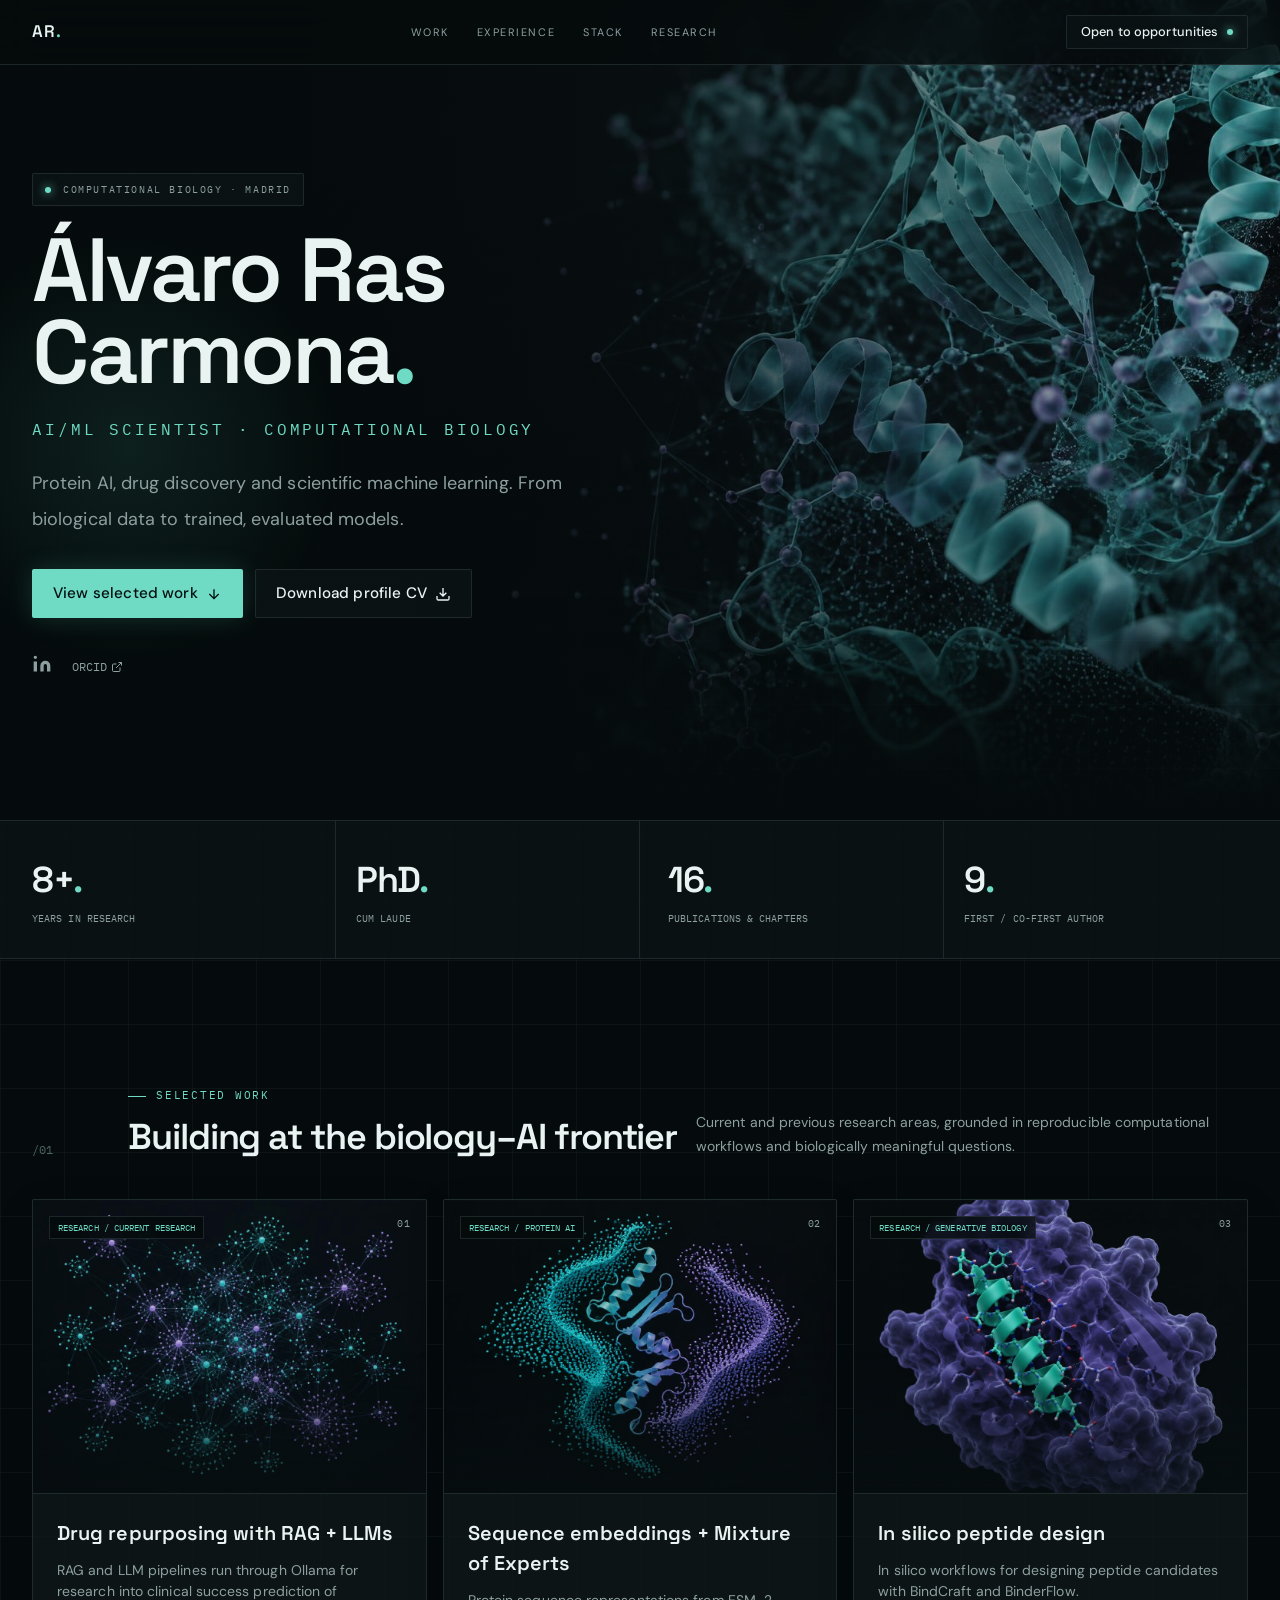
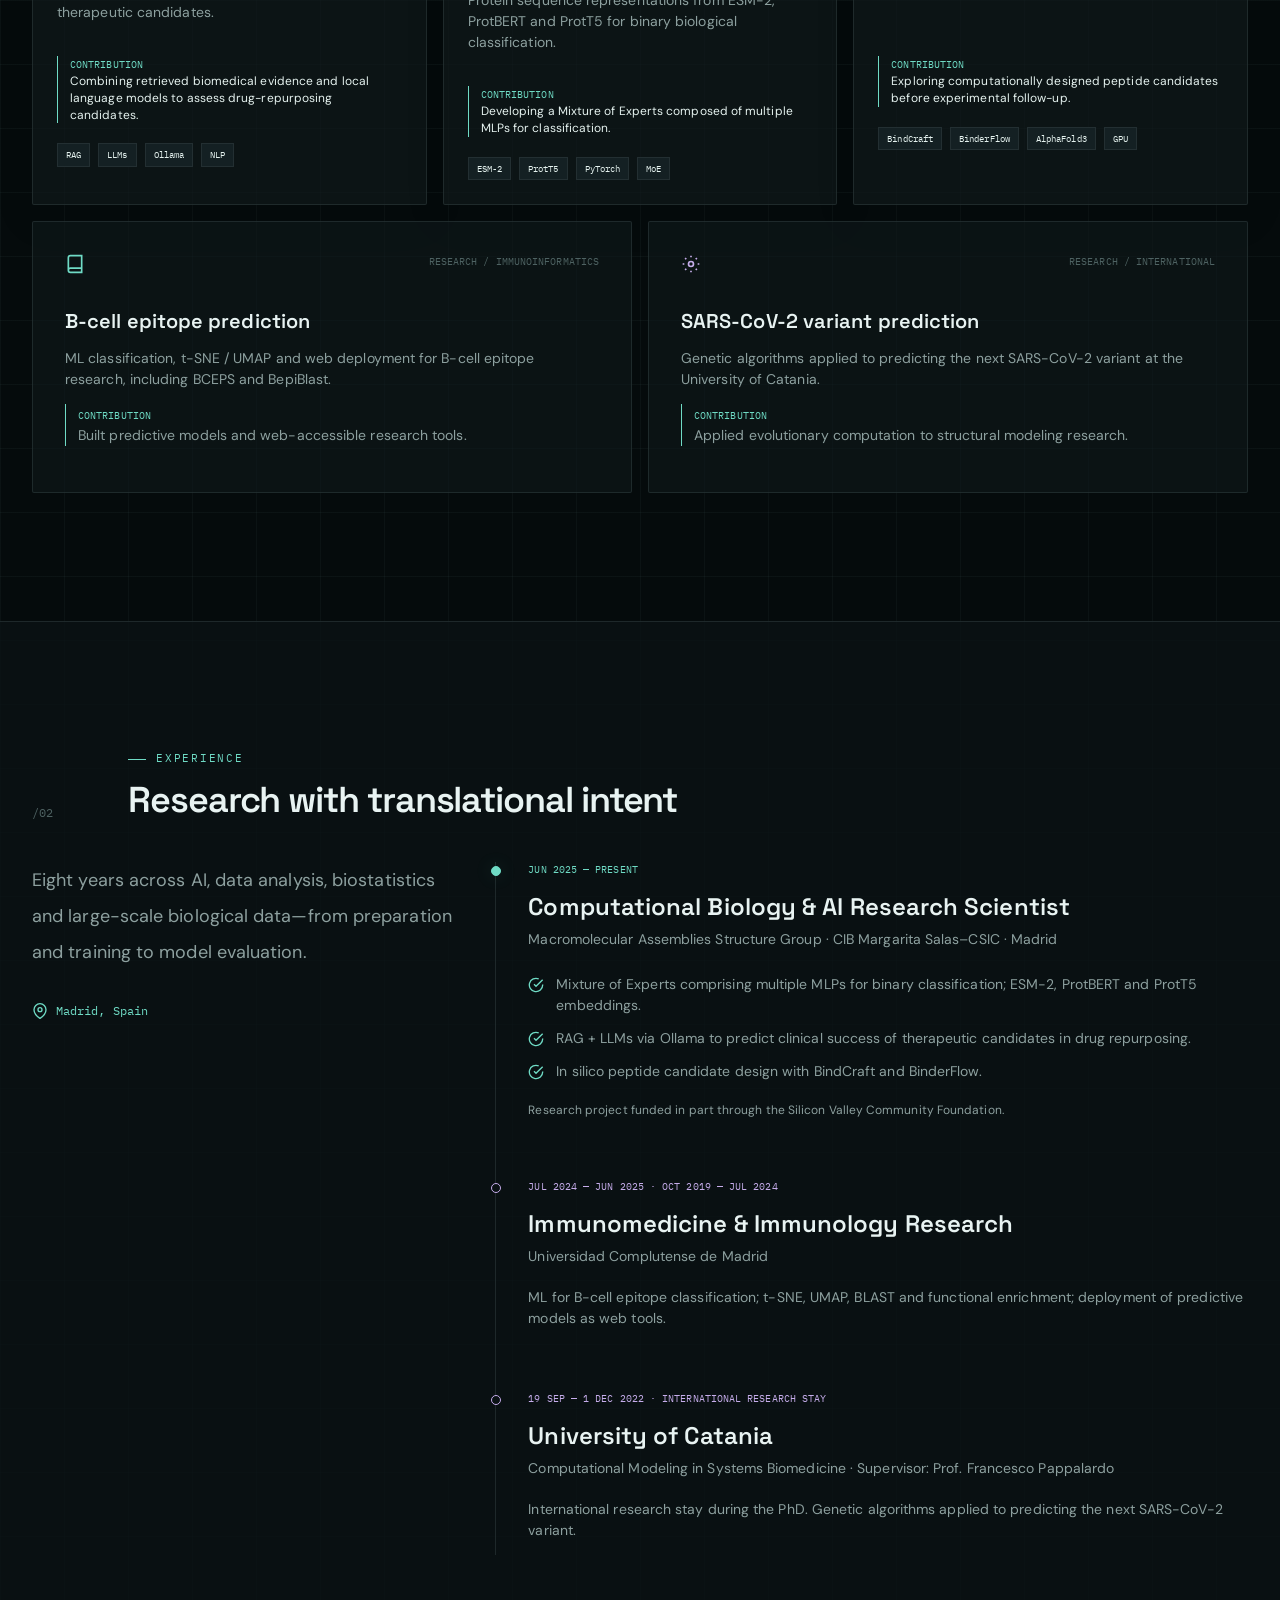
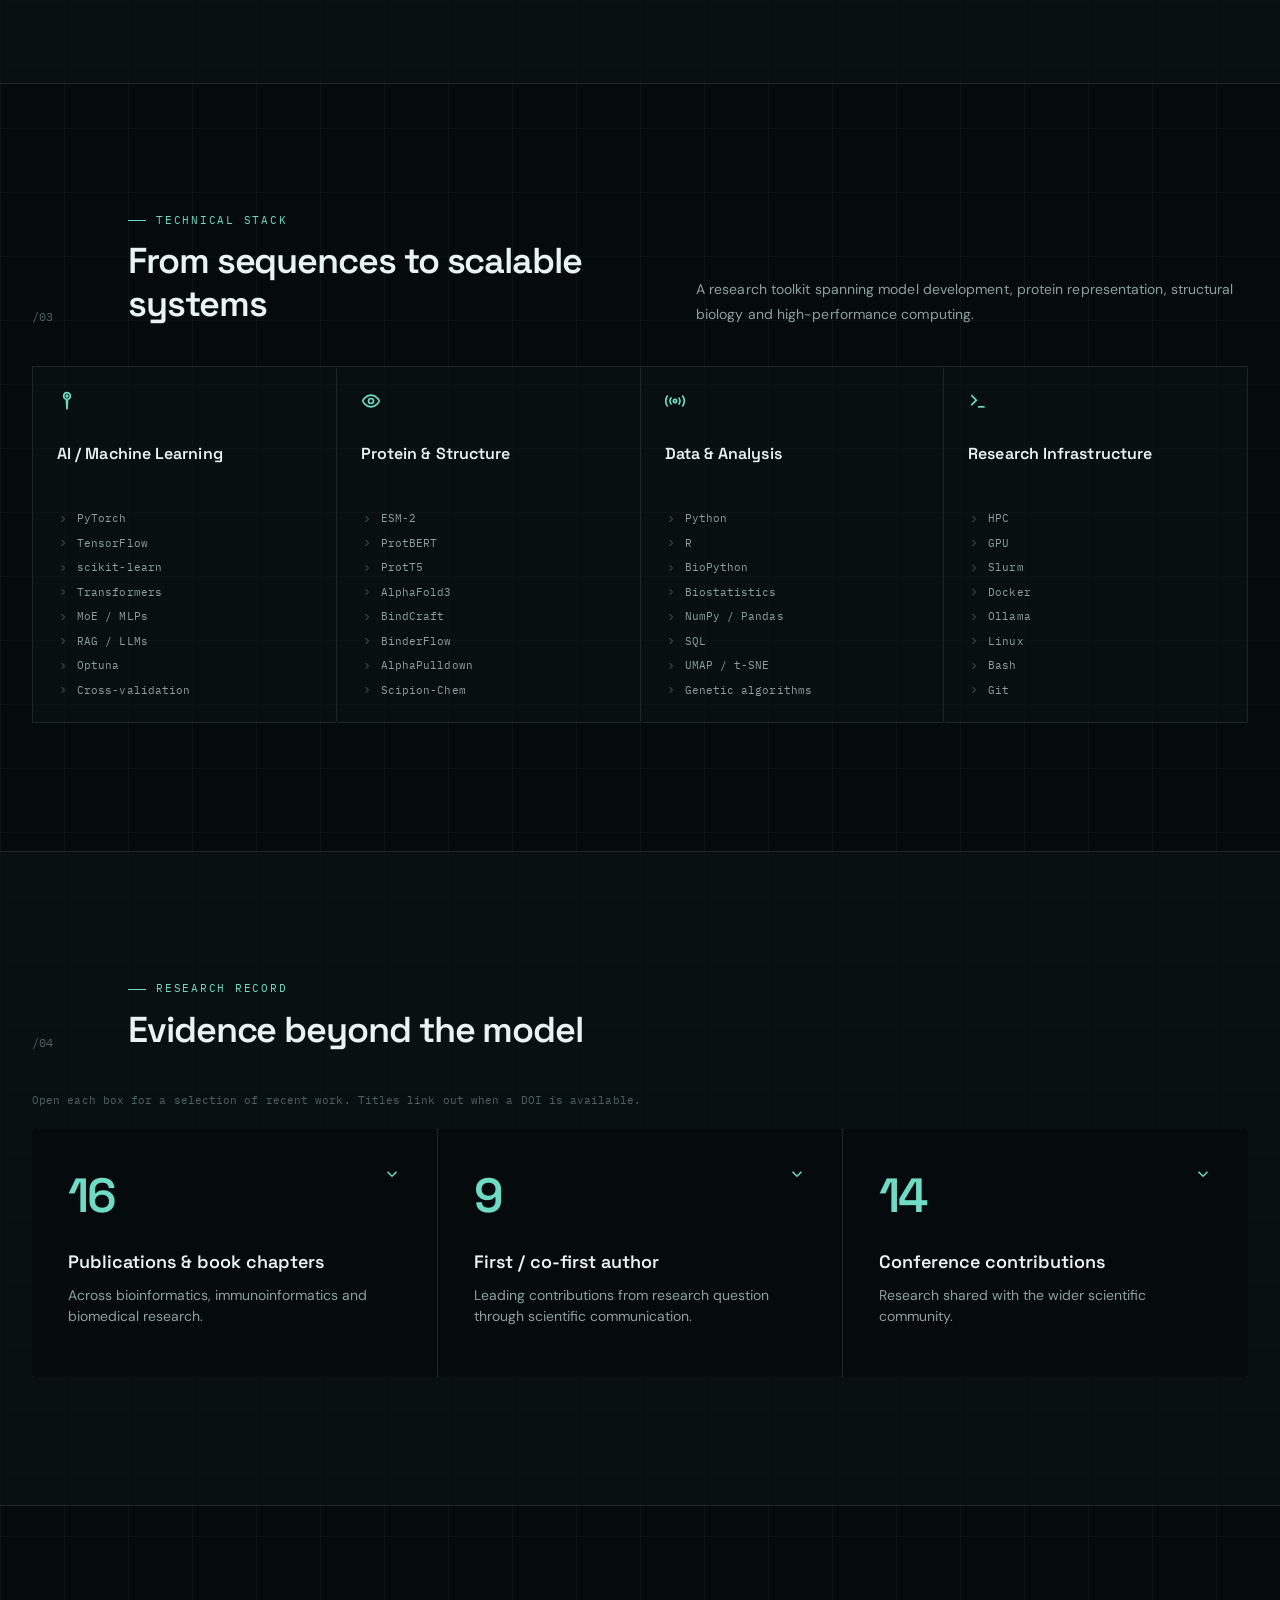
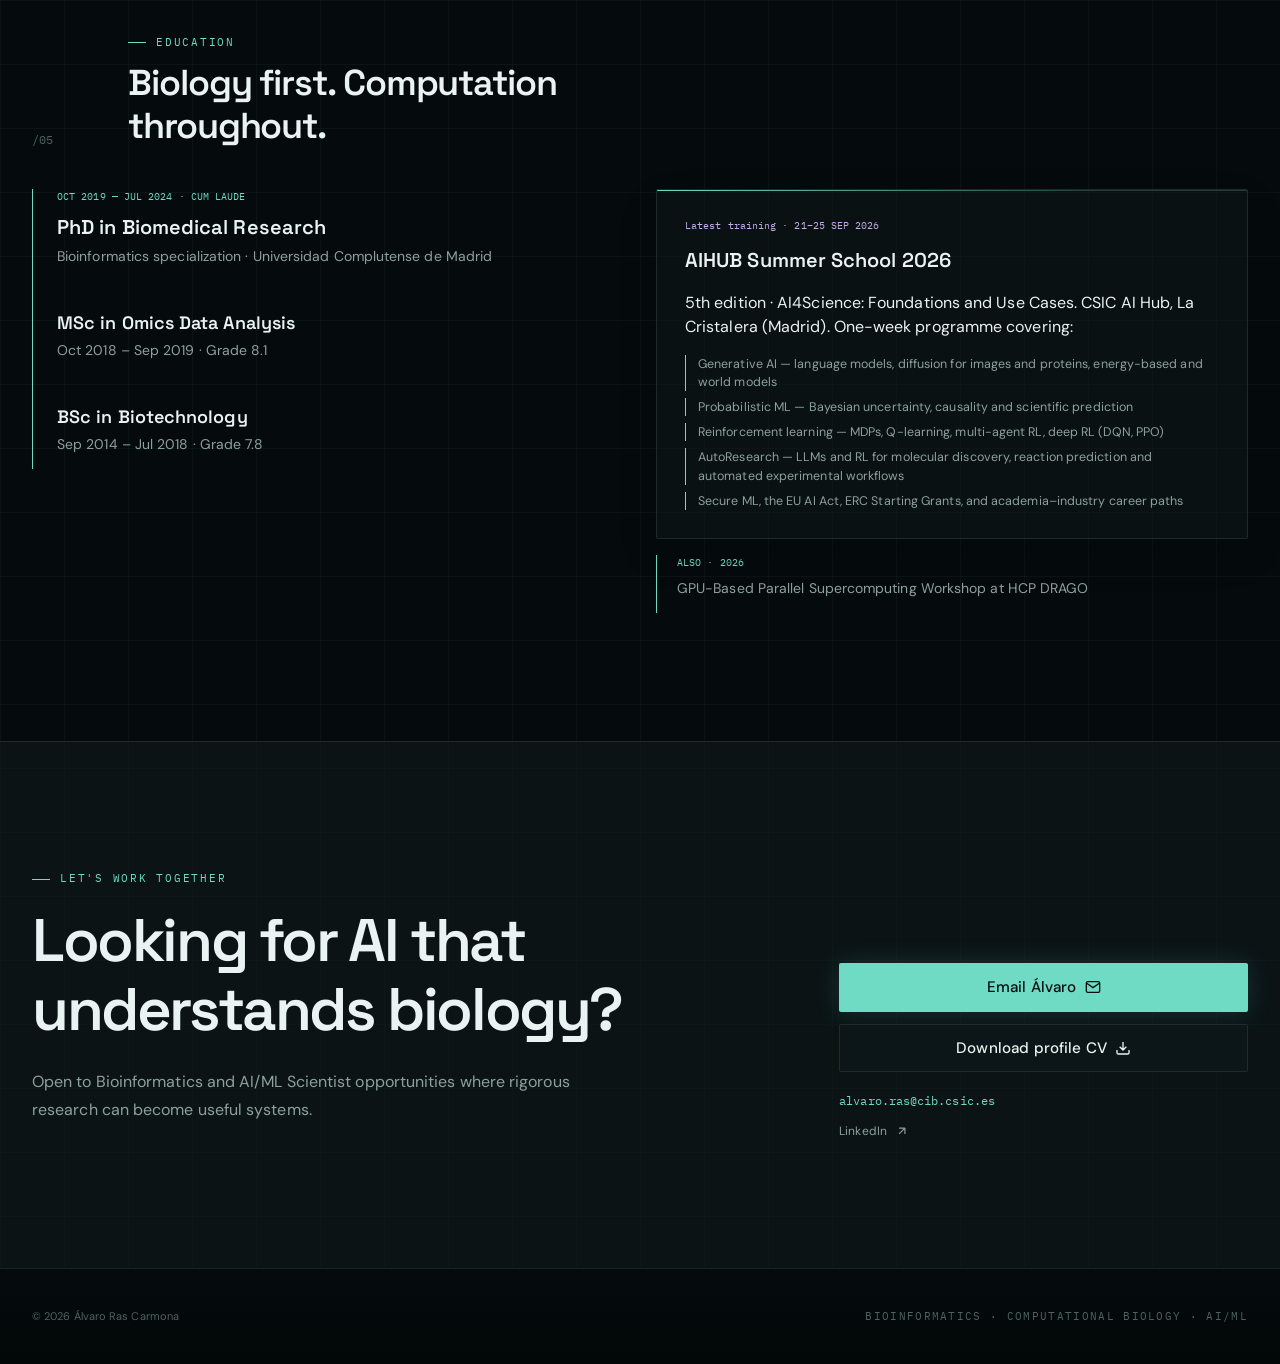
<file: index.html>
<!DOCTYPE html>
<html lang="en">
<head>
  <meta charset="utf-8" />
  <meta name="viewport" content="width=device-width, initial-scale=1" />
  <meta name="author" content="Álvaro Ras Carmona" />
  <title>Álvaro Ras Carmona, PhD | AI/ML Scientist · Computational Biology</title>
  <meta name="description" content="AI/ML Scientist in computational biology with 8 years of experience. Protein AI, drug discovery and scientific machine learning at CIB Margarita Salas-CSIC." />
  <meta property="og:title" content="Álvaro Ras Carmona, PhD | AI/ML Scientist · Computational Biology" />
  <meta property="og:description" content="Protein AI, drug discovery and scientific ML. Explore research projects, publications and experience." />
  <meta property="og:type" content="website" />
  <meta name="twitter:card" content="summary_large_image" />
  <link rel="canonical" href="/" />
  <link rel="icon" href="favicon.svg" type="image/svg+xml" />
  <link rel="preconnect" href="https://fonts.googleapis.com" />
  <link rel="preconnect" href="https://fonts.gstatic.com" crossorigin />
  <link href="https://fonts.googleapis.com/css2?family=DM+Sans:wght@400;500;600;700&family=IBM+Plex+Mono:wght@400;500;600&family=Space+Grotesk:wght@400;500;600;700&display=swap" rel="stylesheet" />
  <link rel="stylesheet" href="styles.css" />
</head>
<body>
  <main class="scientific-grid">
    <!-- Header -->
    <header class="site-header">
      <div class="header-inner">
        <a href="#top" class="logo" aria-label="Álvaro Ras Carmona, home">AR<span class="dot">.</span></a>
        <nav class="nav-desktop" aria-label="Main navigation">
          <a href="#work">Work</a>
          <a href="#experience">Experience</a>
          <a href="#stack">Stack</a>
          <a href="#research">Research</a>
        </nav>
        <details class="nav-mobile">
          <summary class="menu-btn" aria-label="Open navigation menu">
            <svg width="16" height="16" viewBox="0 0 24 24" fill="none" stroke="currentColor" stroke-width="2"><path d="M4 6h16M4 12h16M4 18h16"/></svg>
          </summary>
          <nav class="mobile-menu" aria-label="Mobile navigation">
            <a href="#work">Work</a>
            <a href="#experience">Experience</a>
            <a href="#stack">Stack</a>
            <a href="#research">Research</a>
          </nav>
        </details>
        <a href="#contact" class="btn btn-glass btn-sm">
          <span class="btn-label-full">Open to opportunities</span>
          <span class="btn-label-short">Contact</span>
          <span class="status-dot"></span>
        </a>
      </div>
    </header>

    <!-- Hero -->
    <section id="top" class="hero">
      <img src="assets/protein-field.jpg" alt="Abstract protein structure and molecular network" width="1536" height="1024" fetchpriority="high" class="hero-image" />
      <div class="hero-wash"></div>
      <div class="hero-content">
        <div class="fade-in hero-text">
          <div class="badge">
            <span class="status-dot"></span> Computational Biology · Madrid
          </div>
          <h1 class="hero-title">Álvaro Ras<br />Carmona<span class="dot">.</span></h1>
          <p class="hero-role">AI/ML Scientist · Computational Biology</p>
          <p class="hero-desc">
            Protein AI, drug discovery and scientific machine learning. From biological data to trained, evaluated models.
          </p>
          <div class="hero-actions">
            <a href="#work" class="btn btn-luminous btn-lg">View selected work <svg class="icon" width="16" height="16" viewBox="0 0 24 24" fill="none" stroke="currentColor" stroke-width="2"><path d="M12 5v14M5 12l7 7 7-7"/></svg></a>
            <a href="alvaro-ras-carmona-profile-cv.pdf" download class="btn btn-glass btn-lg">Download profile CV <svg class="icon" width="16" height="16" viewBox="0 0 24 24" fill="none" stroke="currentColor" stroke-width="2"><path d="M21 15v4a2 2 0 01-2 2H5a2 2 0 01-2-2v-4M7 10l5 5 5-5M12 15V3"/></svg></a>
          </div>
          <div class="hero-links">
            <a href="https://www.linkedin.com/in/ras-carmona/" target="_blank" rel="noreferrer" class="social-link" aria-label="LinkedIn profile">
              <svg width="20" height="20" viewBox="0 0 24 24" fill="currentColor"><path d="M16 8a6 6 0 016 6v7h-4v-7a2 2 0 00-4 0v7h-4v-7a6 6 0 016-6zM2 9h4v12H2zM4 2a2 2 0 110 4 2 2 0 010-4z"/></svg>
            </a>
            <a href="https://orcid.org/0000-0003-1644-6878" target="_blank" rel="noreferrer" class="orcid-link">ORCID <svg class="icon-sm" width="12" height="12" viewBox="0 0 24 24" fill="none" stroke="currentColor" stroke-width="2"><path d="M18 13v6a2 2 0 01-2 2H5a2 2 0 01-2-2V8a2 2 0 012-2h6M15 3h6v6M10 14L21 3"/></svg></a>
          </div>
        </div>
      </div>
    </section>

    <!-- Stats -->
    <section class="stats" aria-label="Career highlights">
      <div class="stats-grid">
        <div class="stat">
          <div class="stat-value">8+<span class="dot">.</span></div>
          <div class="stat-label">Years in research</div>
        </div>
        <div class="stat">
          <div class="stat-value">PhD<span class="dot">.</span></div>
          <div class="stat-label">Cum Laude</div>
        </div>
        <div class="stat">
          <div class="stat-value">16<span class="dot">.</span></div>
          <div class="stat-label">Publications &amp; chapters</div>
        </div>
        <div class="stat">
          <div class="stat-value">9<span class="dot">.</span></div>
          <div class="stat-label">First / co-first author</div>
        </div>
      </div>
    </section>

    <!-- Work -->
    <section id="work" class="section">
      <div class="section-heading">
        <span class="section-index">/01</span>
        <div>
          <p class="eyebrow">Selected work</p>
          <h2 class="section-title">Building at the biology–AI frontier</h2>
        </div>
        <p class="section-body">Current and previous research areas, grounded in reproducible computational workflows and biologically meaningful questions.</p>
      </div>

      <div class="projects-grid">
        <article class="project-card border-glow">
          <div class="project-img-wrap">
            <img src="assets/rag-network.jpg" alt="Abstract biomedical knowledge graph connecting compounds and targets" width="1024" height="768" loading="lazy" class="project-image" />
            <span class="project-tag">RESEARCH / CURRENT RESEARCH</span>
            <span class="project-num">01</span>
          </div>
          <div class="project-body">
            <h3>Drug repurposing with RAG + LLMs</h3>
            <p class="project-desc">RAG and LLM pipelines run through Ollama for research into clinical success prediction of therapeutic candidates.</p>
            <p class="project-contrib"><span class="contrib-label">Contribution</span><br />Combining retrieved biomedical evidence and local language models to assess drug-repurposing candidates.</p>
            <div class="project-tools">
              <span>RAG</span><span>LLMs</span><span>Ollama</span><span>NLP</span>
            </div>
          </div>
        </article>

        <article class="project-card border-glow">
          <div class="project-img-wrap">
            <img src="assets/sequence-embedding.jpg" alt="Protein structure surrounded by two sequence embedding manifolds" width="1024" height="768" loading="lazy" class="project-image" />
            <span class="project-tag">RESEARCH / PROTEIN AI</span>
            <span class="project-num">02</span>
          </div>
          <div class="project-body">
            <h3>Sequence embeddings + Mixture of Experts</h3>
            <p class="project-desc">Protein sequence representations from ESM-2, ProtBERT and ProtT5 for binary biological classification.</p>
            <p class="project-contrib"><span class="contrib-label">Contribution</span><br />Developing a Mixture of Experts composed of multiple MLPs for classification.</p>
            <div class="project-tools">
              <span>ESM-2</span><span>ProtT5</span><span>PyTorch</span><span>MoE</span>
            </div>
          </div>
        </article>

        <article class="project-card border-glow">
          <div class="project-img-wrap">
            <img src="assets/peptide-design.jpg" alt="Designed peptide helix binding to a protein surface" width="1024" height="768" loading="lazy" class="project-image" />
            <span class="project-tag">RESEARCH / GENERATIVE BIOLOGY</span>
            <span class="project-num">03</span>
          </div>
          <div class="project-body">
            <h3>In silico peptide design</h3>
            <p class="project-desc">In silico workflows for designing peptide candidates with BindCraft and BinderFlow.</p>
            <p class="project-contrib"><span class="contrib-label">Contribution</span><br />Exploring computationally designed peptide candidates before experimental follow-up.</p>
            <div class="project-tools">
              <span>BindCraft</span><span>BinderFlow</span><span>AlphaFold3</span><span>GPU</span>
            </div>
          </div>
        </article>
      </div>

      <div class="extra-projects">
        <article class="extra-card">
          <div class="extra-header">
            <svg class="icon-primary" width="20" height="20" viewBox="0 0 24 24" fill="none" stroke="currentColor" stroke-width="2"><path d="M4 19.5A2.5 2.5 0 016.5 17H20M6.5 2H20v20H6.5A2.5 2.5 0 014 19.5v-15A2.5 2.5 0 016.5 2z"/></svg>
            <span class="faint-label">RESEARCH / IMMUNOINFORMATICS</span>
          </div>
          <h3>B-cell epitope prediction</h3>
          <p>ML classification, t-SNE / UMAP and web deployment for B-cell epitope research, including BCEPS and BepiBlast.</p>
          <p class="project-contrib"><span class="contrib-label">Contribution</span><br />Built predictive models and web-accessible research tools.</p>
        </article>
        <article class="extra-card">
          <div class="extra-header">
            <svg class="icon-violet" width="20" height="20" viewBox="0 0 24 24" fill="none" stroke="currentColor" stroke-width="2"><circle cx="12" cy="12" r="3"/><path d="M12 2v2M12 20v2M4.93 4.93l1.41 1.41M17.66 17.66l1.41 1.41M2 12h2M20 12h2M4.93 19.07l1.41-1.41M17.66 6.34l1.41-1.41"/></svg>
            <span class="faint-label">RESEARCH / INTERNATIONAL</span>
          </div>
          <h3>SARS-CoV-2 variant prediction</h3>
          <p>Genetic algorithms applied to predicting the next SARS-CoV-2 variant at the University of Catania.</p>
          <p class="project-contrib"><span class="contrib-label">Contribution</span><br />Applied evolutionary computation to structural modeling research.</p>
        </article>
      </div>
    </section>

    <!-- Experience -->
    <section id="experience" class="section section-surface">
      <div class="section-inner">
        <div class="section-heading">
          <span class="section-index">/02</span>
          <div>
            <p class="eyebrow">Experience</p>
            <h2 class="section-title">Research with translational intent</h2>
          </div>
        </div>
        <div class="experience-grid">
          <div class="experience-intro">
            <p>Eight years across AI, data analysis, biostatistics and large-scale biological data—from preparation and training to model evaluation.</p>
            <div class="location">
              <svg width="16" height="16" viewBox="0 0 24 24" fill="none" stroke="currentColor" stroke-width="2"><path d="M21 10c0 7-9 13-9 13s-9-6-9-13a9 9 0 0118 0z"/><circle cx="12" cy="10" r="3"/></svg>
              Madrid, Spain
            </div>
          </div>
          <div class="timeline">
            <div class="timeline-item">
              <span class="timeline-dot active"></span>
              <p class="timeline-date">JUN 2025 — PRESENT</p>
              <h3>Computational Biology &amp; AI Research Scientist</h3>
              <p class="timeline-org">Macromolecular Assemblies Structure Group · CIB Margarita Salas–CSIC · Madrid</p>
              <ul class="timeline-list">
                <li>
                  <svg class="check" width="16" height="16" viewBox="0 0 24 24" fill="none" stroke="currentColor" stroke-width="2"><path d="M22 11.08V12a10 10 0 11-5.93-9.14"/><path d="M22 4L12 14.01l-3-3"/></svg>
                  Mixture of Experts comprising multiple MLPs for binary classification; ESM-2, ProtBERT and ProtT5 embeddings.
                </li>
                <li>
                  <svg class="check" width="16" height="16" viewBox="0 0 24 24" fill="none" stroke="currentColor" stroke-width="2"><path d="M22 11.08V12a10 10 0 11-5.93-9.14"/><path d="M22 4L12 14.01l-3-3"/></svg>
                  RAG + LLMs via Ollama to predict clinical success of therapeutic candidates in drug repurposing.
                </li>
                <li>
                  <svg class="check" width="16" height="16" viewBox="0 0 24 24" fill="none" stroke="currentColor" stroke-width="2"><path d="M22 11.08V12a10 10 0 11-5.93-9.14"/><path d="M22 4L12 14.01l-3-3"/></svg>
                  In silico peptide candidate design with BindCraft and BinderFlow.
                </li>
              </ul>
              <p class="timeline-note">Research project funded in part through the Silicon Valley Community Foundation.</p>
            </div>
            <div class="timeline-item">
              <span class="timeline-dot"></span>
              <p class="timeline-date violet">JUL 2024 — JUN 2025 · OCT 2019 — JUL 2024</p>
              <h3>Immunomedicine &amp; Immunology Research</h3>
              <p class="timeline-org">Universidad Complutense de Madrid</p>
              <p class="timeline-text">ML for B-cell epitope classification; t-SNE, UMAP, BLAST and functional enrichment; deployment of predictive models as web tools.</p>
            </div>
            <div class="timeline-item">
              <span class="timeline-dot"></span>
              <p class="timeline-date violet">19 SEP — 1 DEC 2022 · INTERNATIONAL RESEARCH STAY</p>
              <h3>University of Catania</h3>
              <p class="timeline-org">Computational Modeling in Systems Biomedicine · Supervisor: Prof. Francesco Pappalardo</p>
              <p class="timeline-text">International research stay during the PhD. Genetic algorithms applied to predicting the next SARS-CoV-2 variant.</p>
            </div>
          </div>
        </div>
      </div>
    </section>

    <!-- Stack -->
    <section id="stack" class="section">
      <div class="section-heading">
        <span class="section-index">/03</span>
        <div>
          <p class="eyebrow">Technical stack</p>
          <h2 class="section-title">From sequences to scalable systems</h2>
        </div>
        <p class="section-body">A research toolkit spanning model development, protein representation, structural biology and high-performance computing.</p>
      </div>
      <div class="stack-grid">
        <div class="stack-card">
          <svg class="icon-primary" width="20" height="20" viewBox="0 0 24 24" fill="none" stroke="currentColor" stroke-width="2"><path d="M12 2a4 4 0 014 4c0 1.95-1.4 3.58-3.25 3.93L12 22l-.75-12.07A4.002 4.002 0 0112 2z"/><circle cx="12" cy="6" r="1"/></svg>
          <h3>AI / Machine Learning</h3>
          <ul>
            <li><svg width="12" height="12" viewBox="0 0 24 24" fill="none" stroke="currentColor" stroke-width="2"><path d="M9 18l6-6-6-6"/></svg>PyTorch</li>
            <li><svg width="12" height="12" viewBox="0 0 24 24" fill="none" stroke="currentColor" stroke-width="2"><path d="M9 18l6-6-6-6"/></svg>TensorFlow</li>
            <li><svg width="12" height="12" viewBox="0 0 24 24" fill="none" stroke="currentColor" stroke-width="2"><path d="M9 18l6-6-6-6"/></svg>scikit-learn</li>
            <li><svg width="12" height="12" viewBox="0 0 24 24" fill="none" stroke="currentColor" stroke-width="2"><path d="M9 18l6-6-6-6"/></svg>Transformers</li>
            <li><svg width="12" height="12" viewBox="0 0 24 24" fill="none" stroke="currentColor" stroke-width="2"><path d="M9 18l6-6-6-6"/></svg>MoE / MLPs</li>
            <li><svg width="12" height="12" viewBox="0 0 24 24" fill="none" stroke="currentColor" stroke-width="2"><path d="M9 18l6-6-6-6"/></svg>RAG / LLMs</li>
            <li><svg width="12" height="12" viewBox="0 0 24 24" fill="none" stroke="currentColor" stroke-width="2"><path d="M9 18l6-6-6-6"/></svg>Optuna</li>
            <li><svg width="12" height="12" viewBox="0 0 24 24" fill="none" stroke="currentColor" stroke-width="2"><path d="M9 18l6-6-6-6"/></svg>Cross-validation</li>
          </ul>
        </div>
        <div class="stack-card">
          <svg class="icon-primary" width="20" height="20" viewBox="0 0 24 24" fill="none" stroke="currentColor" stroke-width="2"><path d="M2 12s3-7 10-7 10 7 10 7-3 7-10 7-10-7-10-7z"/><circle cx="12" cy="12" r="3"/></svg>
          <h3>Protein &amp; Structure</h3>
          <ul>
            <li><svg width="12" height="12" viewBox="0 0 24 24" fill="none" stroke="currentColor" stroke-width="2"><path d="M9 18l6-6-6-6"/></svg>ESM-2</li>
            <li><svg width="12" height="12" viewBox="0 0 24 24" fill="none" stroke="currentColor" stroke-width="2"><path d="M9 18l6-6-6-6"/></svg>ProtBERT</li>
            <li><svg width="12" height="12" viewBox="0 0 24 24" fill="none" stroke="currentColor" stroke-width="2"><path d="M9 18l6-6-6-6"/></svg>ProtT5</li>
            <li><svg width="12" height="12" viewBox="0 0 24 24" fill="none" stroke="currentColor" stroke-width="2"><path d="M9 18l6-6-6-6"/></svg>AlphaFold3</li>
            <li><svg width="12" height="12" viewBox="0 0 24 24" fill="none" stroke="currentColor" stroke-width="2"><path d="M9 18l6-6-6-6"/></svg>BindCraft</li>
            <li><svg width="12" height="12" viewBox="0 0 24 24" fill="none" stroke="currentColor" stroke-width="2"><path d="M9 18l6-6-6-6"/></svg>BinderFlow</li>
            <li><svg width="12" height="12" viewBox="0 0 24 24" fill="none" stroke="currentColor" stroke-width="2"><path d="M9 18l6-6-6-6"/></svg>AlphaPulldown</li>
            <li><svg width="12" height="12" viewBox="0 0 24 24" fill="none" stroke="currentColor" stroke-width="2"><path d="M9 18l6-6-6-6"/></svg>Scipion-Chem</li>
          </ul>
        </div>
        <div class="stack-card">
          <svg class="icon-primary" width="20" height="20" viewBox="0 0 24 24" fill="none" stroke="currentColor" stroke-width="2"><circle cx="12" cy="12" r="2"/><path d="M16.24 7.76a6 6 0 010 8.49M7.76 16.24a6 6 0 010-8.49M20.66 5.34a10 10 0 010 13.32M3.34 18.66a10 10 0 010-13.32"/></svg>
          <h3>Data &amp; Analysis</h3>
          <ul>
            <li><svg width="12" height="12" viewBox="0 0 24 24" fill="none" stroke="currentColor" stroke-width="2"><path d="M9 18l6-6-6-6"/></svg>Python</li>
            <li><svg width="12" height="12" viewBox="0 0 24 24" fill="none" stroke="currentColor" stroke-width="2"><path d="M9 18l6-6-6-6"/></svg>R</li>
            <li><svg width="12" height="12" viewBox="0 0 24 24" fill="none" stroke="currentColor" stroke-width="2"><path d="M9 18l6-6-6-6"/></svg>BioPython</li>
            <li><svg width="12" height="12" viewBox="0 0 24 24" fill="none" stroke="currentColor" stroke-width="2"><path d="M9 18l6-6-6-6"/></svg>Biostatistics</li>
            <li><svg width="12" height="12" viewBox="0 0 24 24" fill="none" stroke="currentColor" stroke-width="2"><path d="M9 18l6-6-6-6"/></svg>NumPy / Pandas</li>
            <li><svg width="12" height="12" viewBox="0 0 24 24" fill="none" stroke="currentColor" stroke-width="2"><path d="M9 18l6-6-6-6"/></svg>SQL</li>
            <li><svg width="12" height="12" viewBox="0 0 24 24" fill="none" stroke="currentColor" stroke-width="2"><path d="M9 18l6-6-6-6"/></svg>UMAP / t-SNE</li>
            <li><svg width="12" height="12" viewBox="0 0 24 24" fill="none" stroke="currentColor" stroke-width="2"><path d="M9 18l6-6-6-6"/></svg>Genetic algorithms</li>
          </ul>
        </div>
        <div class="stack-card">
          <svg class="icon-primary" width="20" height="20" viewBox="0 0 24 24" fill="none" stroke="currentColor" stroke-width="2"><polyline points="4 17 10 11 4 5"/><line x1="12" y1="19" x2="20" y2="19"/></svg>
          <h3>Research Infrastructure</h3>
          <ul>
            <li><svg width="12" height="12" viewBox="0 0 24 24" fill="none" stroke="currentColor" stroke-width="2"><path d="M9 18l6-6-6-6"/></svg>HPC</li>
            <li><svg width="12" height="12" viewBox="0 0 24 24" fill="none" stroke="currentColor" stroke-width="2"><path d="M9 18l6-6-6-6"/></svg>GPU</li>
            <li><svg width="12" height="12" viewBox="0 0 24 24" fill="none" stroke="currentColor" stroke-width="2"><path d="M9 18l6-6-6-6"/></svg>Slurm</li>
            <li><svg width="12" height="12" viewBox="0 0 24 24" fill="none" stroke="currentColor" stroke-width="2"><path d="M9 18l6-6-6-6"/></svg>Docker</li>
            <li><svg width="12" height="12" viewBox="0 0 24 24" fill="none" stroke="currentColor" stroke-width="2"><path d="M9 18l6-6-6-6"/></svg>Ollama</li>
            <li><svg width="12" height="12" viewBox="0 0 24 24" fill="none" stroke="currentColor" stroke-width="2"><path d="M9 18l6-6-6-6"/></svg>Linux</li>
            <li><svg width="12" height="12" viewBox="0 0 24 24" fill="none" stroke="currentColor" stroke-width="2"><path d="M9 18l6-6-6-6"/></svg>Bash</li>
            <li><svg width="12" height="12" viewBox="0 0 24 24" fill="none" stroke="currentColor" stroke-width="2"><path d="M9 18l6-6-6-6"/></svg>Git</li>
          </ul>
        </div>
      </div>
    </section>

    <!-- Research -->
    <section id="research" class="section section-surface">
      <div class="section-inner">
        <div class="section-heading">
          <span class="section-index">/04</span>
          <div>
            <p class="eyebrow">Research record</p>
            <h2 class="section-title">Evidence beyond the model</h2>
          </div>
        </div>
        <p class="research-hint">Open each box for a selection of recent work. Titles link out when a DOI is available.</p>
        <div class="research-stats" id="research-accordion">
          <!-- Publications & book chapters -->
          <div class="research-stat accordion-item" data-panel="pubs">
            <button type="button" class="accordion-trigger" aria-expanded="false" aria-controls="panel-pubs" id="trigger-pubs">
              <span class="research-num">16</span>
              <h3>Publications &amp; book chapters</h3>
              <p>Across bioinformatics, immunoinformatics and biomedical research.</p>
              <span class="accordion-chevron" aria-hidden="true">
                <svg width="18" height="18" viewBox="0 0 24 24" fill="none" stroke="currentColor" stroke-width="2"><path d="M6 9l6 6 6-6"/></svg>
              </span>
            </button>
            <div class="accordion-panel" id="panel-pubs" role="region" aria-labelledby="trigger-pubs" hidden>
              <p class="list-kicker">Selected recent publications, among 16</p>
              <ul class="expand-list">
<li>
                  <span class="el-year">2025</span>
                  <div class="el-body">
                    <a href="https://doi.org/10.1093/bioadv/vbaf288" target="_blank" rel="noreferrer" class="el-title">Exploring SARS-CoV-2 spike protein mutations through genetic algorithm-driven structural modeling</a>
                    <span class="el-meta">Di Salvatore et al. · <em>Bioinformatics Advances</em></span>
                  </div>
                </li>
<li>
                  <span class="el-year">2025</span>
                  <div class="el-body">
                    <a href="https://doi.org/10.3390/ijms26136041" target="_blank" rel="noreferrer" class="el-title">Similarity to Self-Antigens Shapes Epitope Recognition from Viruses Under Autoimmune and Infectious Disease</a>
                    <span class="el-meta">Ras-Carmona et al. · <em>International Journal of Molecular Sciences</em></span>
                  </div>
                </li>
<li>
                  <span class="el-year">2025</span>
                  <div class="el-body">
                    <a href="https://www.jecs.pl/index.php/jecs/article/view/1763" target="_blank" rel="noreferrer" class="el-title">Analysis of gender and scientific output of researchers in the Spanish University</a>
                    <span class="el-meta">Ras-Carmona, Lafuente &amp; Reche · <em>Journal of Education Culture and Society</em></span>
                  </div>
                </li>
<li>
                  <span class="el-year">2024</span>
                  <div class="el-body">
                    <a href="https://doi.org/10.3390/cells13131076" target="_blank" rel="noreferrer" class="el-title">Analysis of Virus-Specific B Cell Epitopes Reveals Extensive Antigen Degradation Prior to Recognition</a>
                    <span class="el-meta">Ras-Carmona &amp; Reche · <em>Cells</em></span>
                  </div>
                </li>
<li>
                  <span class="el-year">2024</span>
                  <div class="el-body">
                    <a href="https://doi.org/10.3390/biomedicines12081885" target="_blank" rel="noreferrer" class="el-title">Eucalyptus essential oil inhibits cell infection by SARS-CoV-2 Spike pseudotyped lentivirus</a>
                    <span class="el-meta">Fernandez et al. · <em>Biomedicines</em></span>
                  </div>
                </li>
              </ul>
              <a class="more-link" href="CV_Alvaro_Ras_complete.pdf" download>Among others · Full CV <svg width="14" height="14" viewBox="0 0 24 24" fill="none" stroke="currentColor" stroke-width="2"><path d="M21 15v4a2 2 0 01-2 2H5a2 2 0 01-2-2v-4M7 10l5 5 5-5M12 15V3"/></svg></a>
            </div>
          </div>

          <!-- First / co-first author -->
          <div class="research-stat accordion-item" data-panel="first">
            <button type="button" class="accordion-trigger" aria-expanded="false" aria-controls="panel-first" id="trigger-first">
              <span class="research-num">9</span>
              <h3>First / co-first author</h3>
              <p>Leading contributions from research question through scientific communication.</p>
              <span class="accordion-chevron" aria-hidden="true">
                <svg width="18" height="18" viewBox="0 0 24 24" fill="none" stroke="currentColor" stroke-width="2"><path d="M6 9l6 6 6-6"/></svg>
              </span>
            </button>
            <div class="accordion-panel" id="panel-first" role="region" aria-labelledby="trigger-first" hidden>
              <p class="list-kicker">Selected first-author work, among 9</p>
              <ul class="expand-list">
<li>
                  <span class="el-year">2025</span>
                  <div class="el-body">
                    <a href="https://doi.org/10.3390/ijms26136041" target="_blank" rel="noreferrer" class="el-title">Similarity to Self-Antigens Shapes Epitope Recognition from Viruses Under Autoimmune and Infectious Disease</a>
                    <span class="el-meta">Ras-Carmona, Lehmann &amp; Reche · <em>IJMS</em></span>
                  </div>
                </li>
<li>
                  <span class="el-year">2025</span>
                  <div class="el-body">
                    <a href="https://www.jecs.pl/index.php/jecs/article/view/1763" target="_blank" rel="noreferrer" class="el-title">Analysis of gender and scientific output of researchers in the Spanish University</a>
                    <span class="el-meta">Ras-Carmona, Lafuente &amp; Reche · <em>JECS</em></span>
                  </div>
                </li>
<li>
                  <span class="el-year">2024</span>
                  <div class="el-body">
                    <a href="https://doi.org/10.3390/cells13131076" target="_blank" rel="noreferrer" class="el-title">Analysis of Virus-Specific B Cell Epitopes Reveals Extensive Antigen Degradation Prior to Recognition</a>
                    <span class="el-meta">Ras-Carmona &amp; Reche · <em>Cells</em></span>
                  </div>
                </li>
<li>
                  <span class="el-year">2022</span>
                  <div class="el-body">
                    <a href="https://doi.org/10.1038/s41598-022-18021-1" target="_blank" rel="noreferrer" class="el-title">Prediction of B cell epitopes in proteins using a novel sequence similarity-based method</a>
                    <span class="el-meta">Ras-Carmona et al. · <em>Scientific Reports</em></span>
                  </div>
                </li>
<li>
                  <span class="el-year">2021</span>
                  <div class="el-body">
                    <a href="https://doi.org/10.3390/cells10102744" target="_blank" rel="noreferrer" class="el-title">BCEPS: A Web Server to Predict Linear B Cell Epitopes with Enhanced Immunogenicity and Cross-Reactivity</a>
                    <span class="el-meta">Ras-Carmona et al. · <em>Cells</em></span>
                  </div>
                </li>
              </ul>
              <a class="more-link" href="CV_Alvaro_Ras_complete.pdf" download>Among others · Full CV <svg width="14" height="14" viewBox="0 0 24 24" fill="none" stroke="currentColor" stroke-width="2"><path d="M21 15v4a2 2 0 01-2 2H5a2 2 0 01-2-2v-4M7 10l5 5 5-5M12 15V3"/></svg></a>
            </div>
          </div>

          <!-- Conference contributions -->
          <div class="research-stat accordion-item" data-panel="conf">
            <button type="button" class="accordion-trigger" aria-expanded="false" aria-controls="panel-conf" id="trigger-conf">
              <span class="research-num">14</span>
              <h3>Conference contributions</h3>
              <p>Research shared with the wider scientific community.</p>
              <span class="accordion-chevron" aria-hidden="true">
                <svg width="18" height="18" viewBox="0 0 24 24" fill="none" stroke="currentColor" stroke-width="2"><path d="M6 9l6 6 6-6"/></svg>
              </span>
            </button>
            <div class="accordion-panel" id="panel-conf" role="region" aria-labelledby="trigger-conf" hidden>
              <p class="list-kicker">Selected conference papers, among 14 contributions</p>
              <ul class="expand-list">
<li>
                  <span class="el-year">2023</span>
                  <div class="el-body">
                    <a href="https://doi.org/10.1109/BIBM58861.2023.10385446" target="_blank" rel="noreferrer" class="el-title">Genetic Algorithm-Based Prediction of Emerging SARS-CoV-2 Variants: A Computational Biology Perspective</a>
                    <span class="el-meta">Maleki, Ras-Carmona et al. · IEEE BIBM 2023</span>
                  </div>
                </li>
<li>
                  <span class="el-year">2022</span>
                  <div class="el-body">
                    <a href="https://doi.org/10.1109/BIBM55620.2022.9995711" target="_blank" rel="noreferrer" class="el-title">Genetic algorithm application for the prediction of potential SARS-CoV-2 new variant of concern</a>
                    <span class="el-meta">Maleki, Ras-Carmona et al. · IEEE BIBM 2022</span>
                  </div>
                </li>
<li>
                  <span class="el-year">2019</span>
                  <div class="el-body">
                    <a href="https://doi.org/10.1109/BIBM47256.2019.8983198" target="_blank" rel="noreferrer" class="el-title">Prediction of proteasomal cleavage sites using PCPS</a>
                    <span class="el-meta">Gomez-Perosanz, Ras-Carmona &amp; Reche · IEEE BIBM 2019</span>
                  </div>
                </li>
              </ul>
              <a class="more-link" href="CV_Alvaro_Ras_complete.pdf" download>Among others · Full CV <svg width="14" height="14" viewBox="0 0 24 24" fill="none" stroke="currentColor" stroke-width="2"><path d="M21 15v4a2 2 0 01-2 2H5a2 2 0 01-2-2v-4M7 10l5 5 5-5M12 15V3"/></svg></a>
            </div>
          </div>
        </div>
      </div>
    </section>

    <!-- Education -->
    <section id="education" class="section">
      <div class="section-heading">
        <span class="section-index">/05</span>
        <div>
          <p class="eyebrow">Education</p>
          <h2 class="section-title">Biology first. Computation throughout.</h2>
        </div>
      </div>
      <div class="education-grid">
        <div class="edu-main">
          <div class="edu-item">
            <p class="edu-date">OCT 2019 — JUL 2024 · CUM LAUDE</p>
            <h3>PhD in Biomedical Research</h3>
            <p>Bioinformatics specialization · Universidad Complutense de Madrid</p>
          </div>
          <div class="edu-item">
            <h3>MSc in Omics Data Analysis</h3>
            <p>Oct 2018 – Sep 2019 · Grade 8.1</p>
          </div>
          <div class="edu-item">
            <h3>BSc in Biotechnology</h3>
            <p>Sep 2014 – Jul 2018 · Grade 7.8</p>
          </div>
        </div>
        <div class="edu-side">
          <div class="edu-card">
            <p class="edu-date">Latest training · 21–25 SEP 2026</p>
            <h3><a href="https://aihub.csic.es/en/summer-school-2026/" target="_blank" rel="noreferrer">AIHUB Summer School 2026</a></h3>
            <p>5th edition · AI4Science: Foundations and Use Cases. CSIC AI Hub, La Cristalera (Madrid). One-week programme covering:</p>
            <ul class="edu-learn">
              <li>Generative AI — language models, diffusion for images and proteins, energy-based and world models</li>
              <li>Probabilistic ML — Bayesian uncertainty, causality and scientific prediction</li>
              <li>Reinforcement learning — MDPs, Q-learning, multi-agent RL, deep RL (DQN, PPO)</li>
              <li>AutoResearch — LLMs and RL for molecular discovery, reaction prediction and automated experimental workflows</li>
              <li>Secure ML, the EU AI Act, ERC Starting Grants, and academia–industry career paths</li>
            </ul>
          </div>
          <div class="edu-training">
            <p class="edu-date">Also · 2026</p>
            <p>GPU-Based Parallel Supercomputing Workshop at HCP DRAGO</p>
          </div>
        </div>
      </div>
    </section>

    <!-- Contact -->
    <section id="contact" class="section section-contact">
      <div class="contact-grid">
        <div>
          <p class="eyebrow">Let's work together</p>
          <h2 class="contact-title">Looking for AI that understands biology?</h2>
          <p class="contact-desc">Open to Bioinformatics and AI/ML Scientist opportunities where rigorous research can become useful systems.</p>
        </div>
        <div class="contact-actions">
          <a href="mailto:alvaro.ras@cib.csic.es" class="btn btn-luminous btn-lg">Email Álvaro <svg class="icon" width="16" height="16" viewBox="0 0 24 24" fill="none" stroke="currentColor" stroke-width="2"><path d="M4 4h16c1.1 0 2 .9 2 2v12c0 1.1-.9 2-2 2H4c-1.1 0-2-.9-2-2V6c0-1.1.9-2 2-2z"/><path d="M22 6l-10 7L2 6"/></svg></a>
          <a href="alvaro-ras-carmona-profile-cv.pdf" download class="btn btn-glass btn-lg">Download profile CV <svg class="icon" width="16" height="16" viewBox="0 0 24 24" fill="none" stroke="currentColor" stroke-width="2"><path d="M21 15v4a2 2 0 01-2 2H5a2 2 0 01-2-2v-4M7 10l5 5 5-5M12 15V3"/></svg></a>
          <a href="mailto:alvaro.ras@cib.csic.es" class="contact-email">alvaro.ras@cib.csic.es</a>
          <a href="https://www.linkedin.com/in/ras-carmona/" target="_blank" rel="noreferrer" class="contact-linkedin">LinkedIn <svg width="14" height="14" viewBox="0 0 24 24" fill="none" stroke="currentColor" stroke-width="2"><path d="M7 17L17 7M17 7H7M17 7v10"/></svg></a>
        </div>
      </div>
    </section>

    <!-- Footer -->
    <footer class="site-footer">
      <div class="footer-inner">
        <p>© 2026 Álvaro Ras Carmona</p>
        <p class="footer-tags">BIOINFORMATICS · COMPUTATIONAL BIOLOGY · AI/ML</p>
      </div>
    </footer>
  </main>
  <script src="script.js"></script>
</body>
</html>
</file>
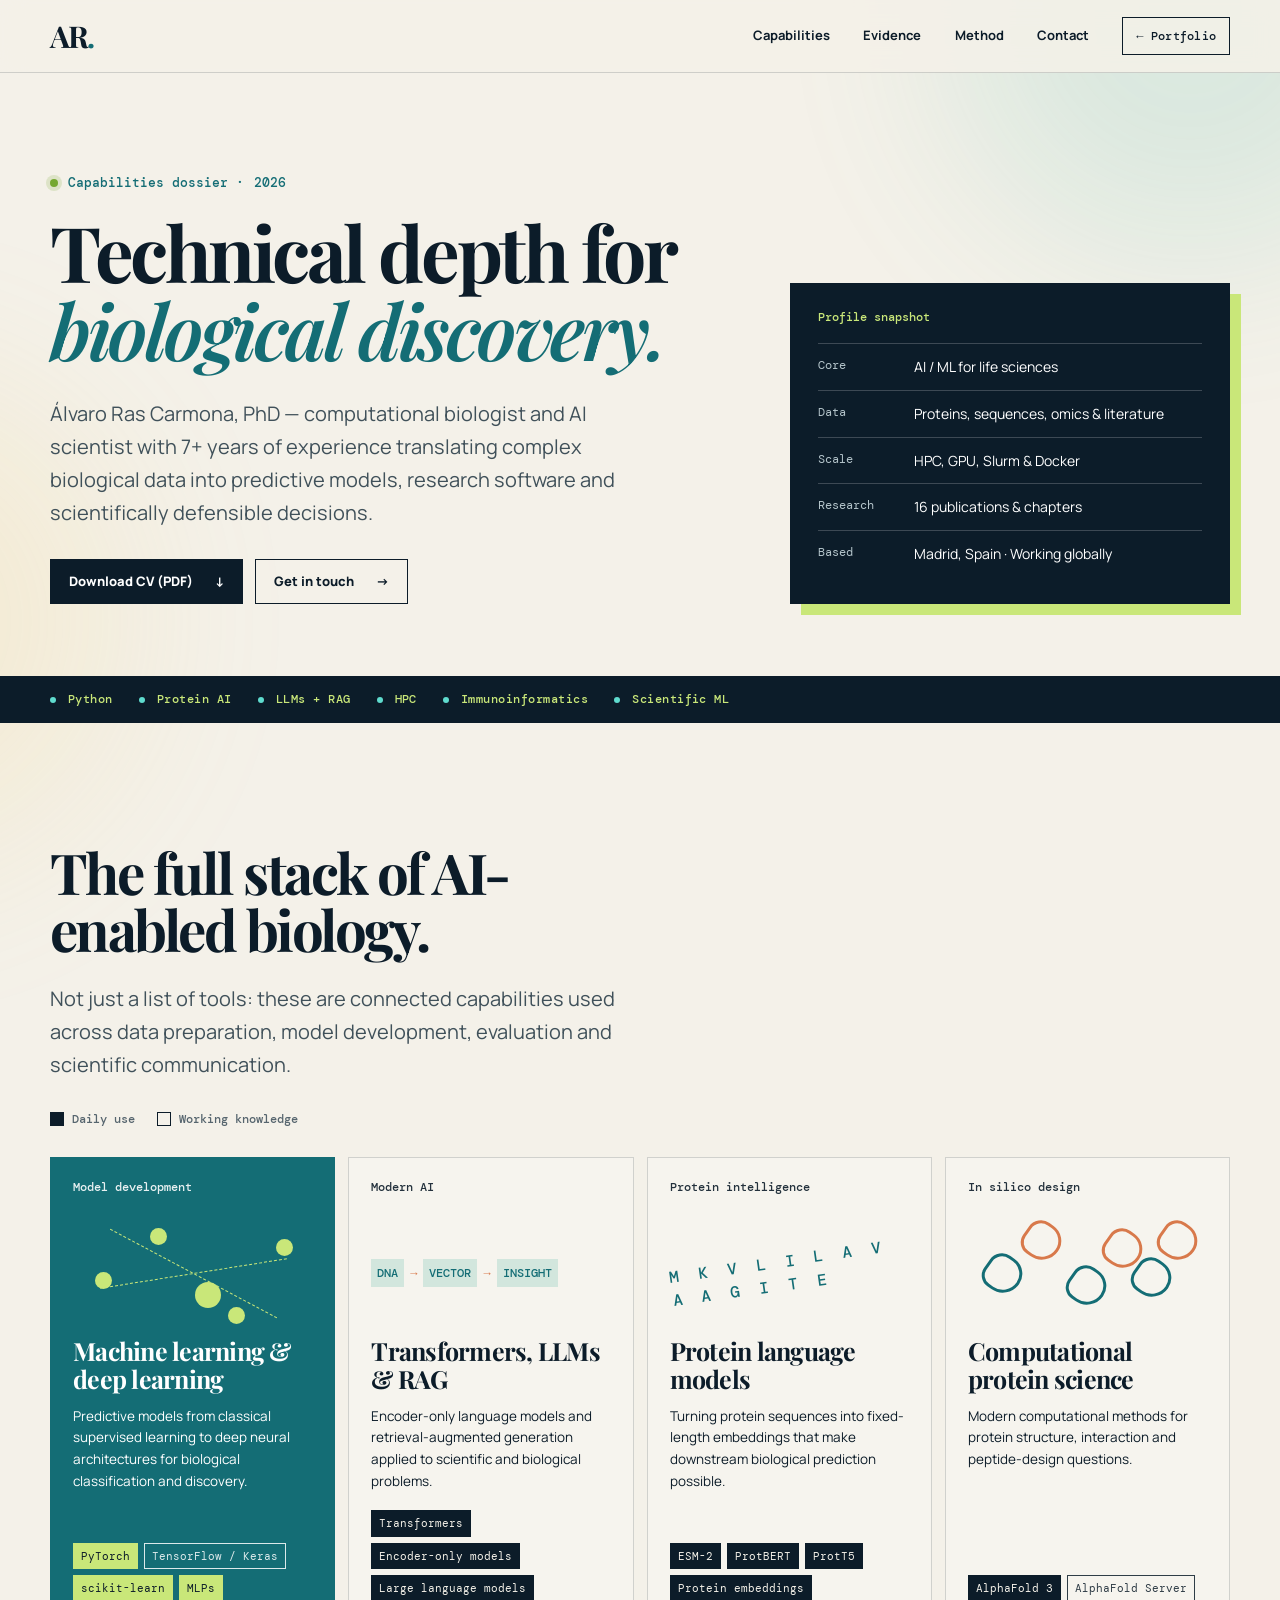
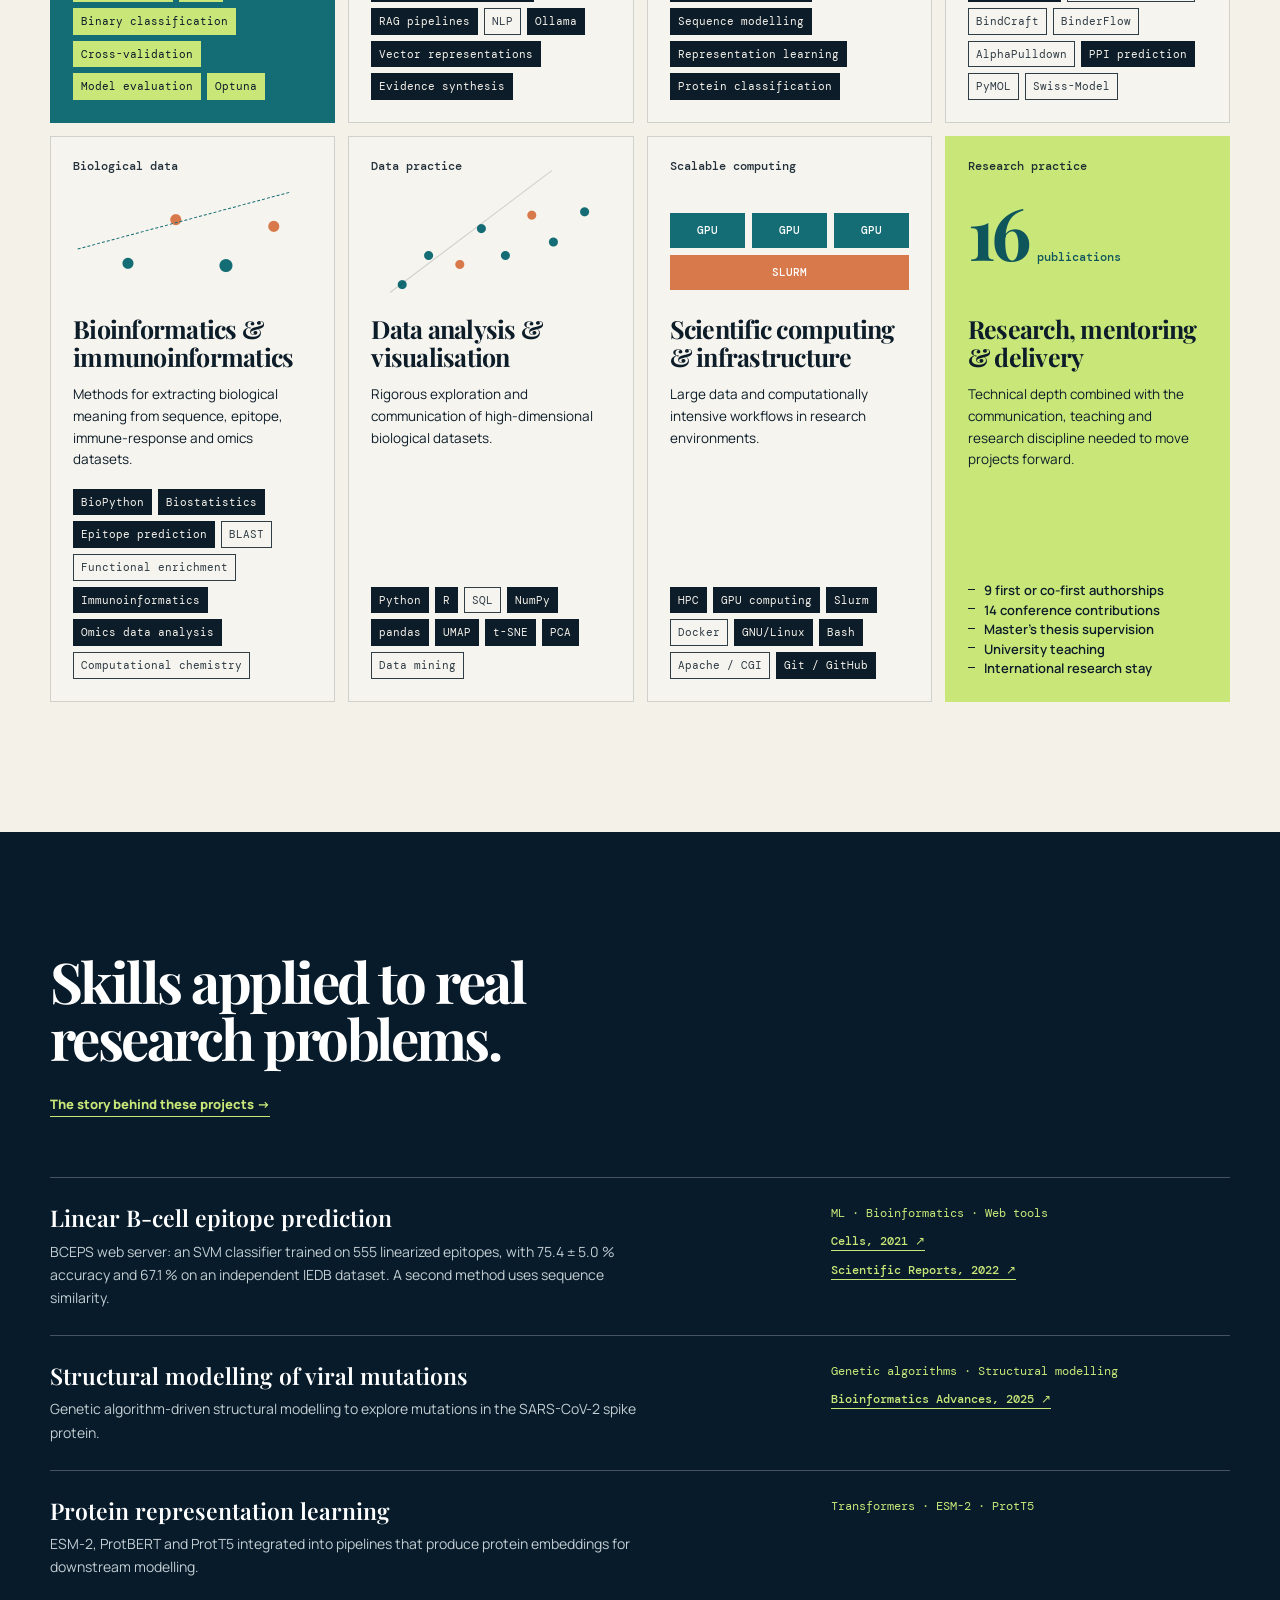
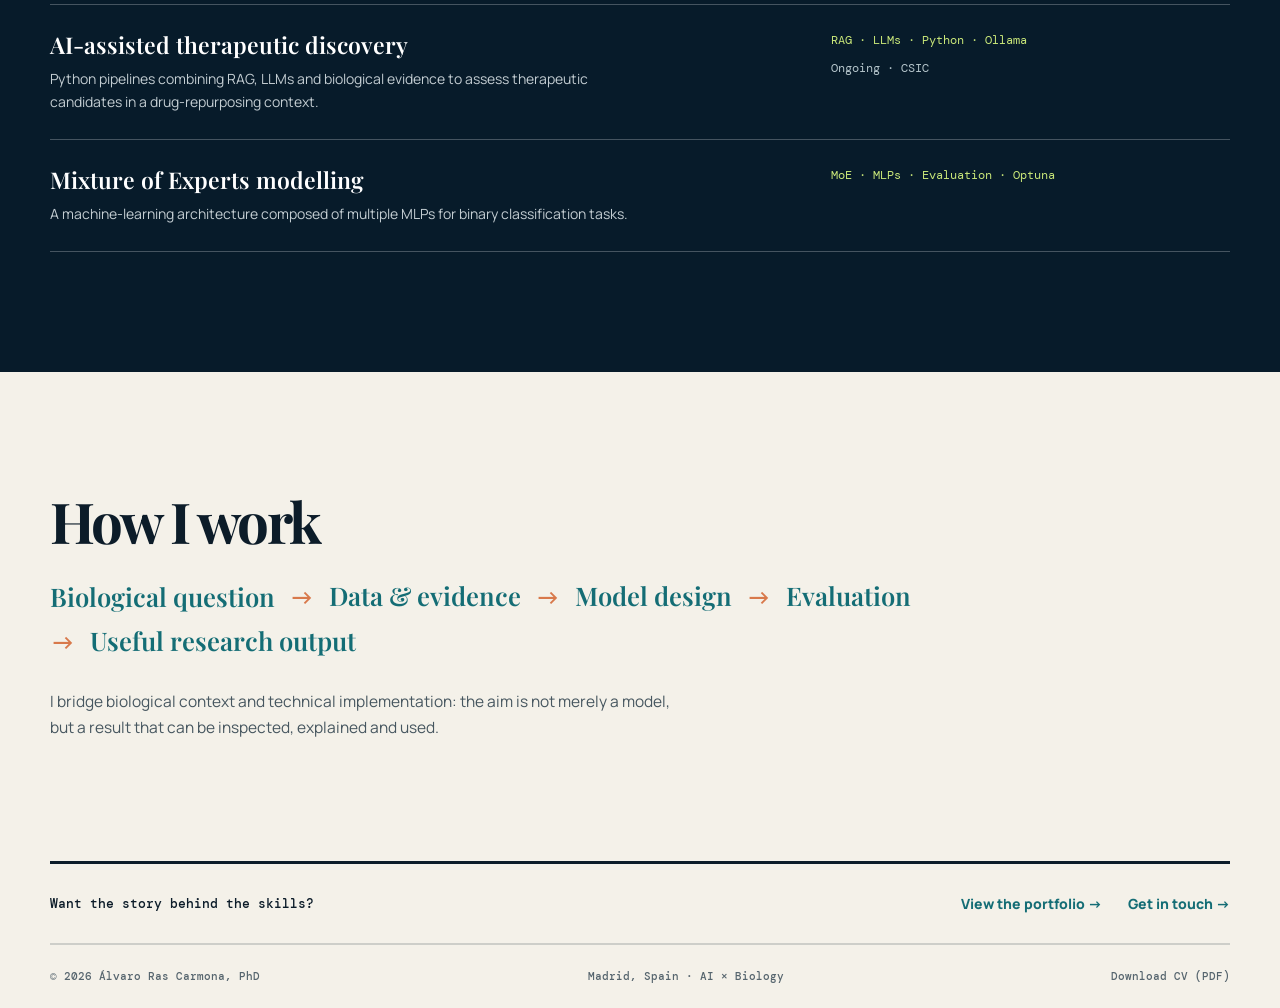
<file: skills.html>
<!doctype html>
<html lang="en">
  <head>
    <meta charset="UTF-8" />
    <meta name="viewport" content="width=device-width, initial-scale=1.0" />
    <title>Capabilities | Álvaro Ras Carmona, PhD</title>
    <meta name="description" content="Technical capabilities of Álvaro Ras Carmona, PhD — machine learning, protein language models, LLMs and RAG, immunoinformatics and scientific computing." />
    <meta name="author" content="Álvaro Ras Carmona" />
    <meta name="theme-color" content="#f4f1e9" />

    <!-- ⚠️ Sustituye TU-DOMINIO.com por tu dominio real en TODOS los archivos. -->
    <link rel="canonical" href="https://TU-DOMINIO.com/skills.html" />

    <meta property="og:type" content="profile" />
    <meta property="og:site_name" content="Álvaro Ras Carmona, PhD" />
    <meta property="og:title" content="Capabilities | Álvaro Ras Carmona, PhD" />
    <meta property="og:description" content="A technical dossier: machine learning, protein AI, LLMs and RAG, immunoinformatics and HPC." />
    <meta property="og:url" content="https://TU-DOMINIO.com/skills.html" />
    <meta property="og:image" content="https://TU-DOMINIO.com/assets/og-image.png" />
    <meta property="og:image:width" content="1200" />
    <meta property="og:image:height" content="630" />
    <meta property="og:image:alt" content="Álvaro Ras Carmona, PhD — Machine learning for protein and immune biology" />
    <meta name="twitter:card" content="summary_large_image" />

    <link rel="icon" href="assets/favicon.svg" type="image/svg+xml" />
    <link rel="apple-touch-icon" href="assets/apple-touch-icon.png" />

    <link rel="preconnect" href="https://fonts.googleapis.com" />
    <link rel="preconnect" href="https://fonts.gstatic.com" crossorigin />
    <link href="https://fonts.googleapis.com/css2?family=DM+Mono:wght@400;500&family=Manrope:wght@400;500;600;700;800&family=Playfair+Display:ital,wght@0,600;0,700;1,600&display=swap" rel="stylesheet" />

    <script>document.documentElement.classList.add("js");</script>

    <link rel="stylesheet" href="base.css" />
    <link rel="stylesheet" href="skills.css" />
  </head>

  <body id="top">
    <a class="skip-link" href="#main">Skip to content</a>
    <div class="page-glow glow-one" aria-hidden="true"></div>
    <div class="page-glow glow-two" aria-hidden="true"></div>

    <header class="site-header">
      <div class="shell site-header-inner">
        <a class="wordmark" href="index.html" aria-label="Álvaro Ras Carmona — go to portfolio homepage">AR<span>.</span></a>
        <button class="nav-toggle" type="button" aria-expanded="false" aria-controls="site-nav">Menu</button>
        <nav class="site-nav" id="site-nav" aria-label="Primary">
          <ul>
            <li><a href="#capabilities">Capabilities</a></li>
            <li><a href="#evidence">Evidence</a></li>
            <li><a href="#method">Method</a></li>
            <li><a href="#contact">Contact</a></li>
            <li><a class="nav-cta" href="index.html">← Portfolio</a></li>
          </ul>
        </nav>
      </div>
    </header>

    <main id="main">
      <!-- ============ CABECERA ============ -->
      <section class="masthead shell" aria-labelledby="page-title">
        <div>
          <p class="status"><span class="status-dot" aria-hidden="true"></span>Capabilities dossier · <span data-year>2026</span></p>
          <h1 id="page-title">Technical depth for <em>biological discovery.</em></h1>
          <p class="lede">Álvaro Ras Carmona, PhD — computational biologist and AI scientist with 7+ years of experience translating complex biological data into predictive models, research software and scientifically defensible decisions.</p>
          <div class="masthead-actions no-print">
            <a class="button button-primary" href="CV_Alvaro_Ras.pdf" target="_blank" rel="noopener">Download CV (PDF) <span aria-hidden="true">↓</span></a>
            <a class="button button-outline" href="mailto:alvaroras@yahoo.es?subject=Collaboration%20enquiry">Get in touch <span aria-hidden="true">→</span></a>
            <button class="button button-quiet" type="button" data-print hidden>Print this page <span aria-hidden="true">⎙</span></button>
          </div>
        </div>
        <aside class="profile-card" aria-label="Professional snapshot">
          <p class="card-title">Profile snapshot</p>
          <dl>
            <div><dt>Core</dt><dd>AI / ML for life sciences</dd></div>
            <div><dt>Data</dt><dd>Proteins, sequences, omics &amp; literature</dd></div>
            <div><dt>Scale</dt><dd>HPC, GPU, Slurm &amp; Docker</dd></div>
            <div><dt>Research</dt><dd>16 publications &amp; chapters</dd></div>
            <div><dt>Based</dt><dd>Madrid, Spain · Working globally</dd></div>
          </dl>
        </aside>
      </section>

      <section class="signal-bar on-dark" aria-label="Key areas">
        <ul class="shell">
          <li>Python</li><li>Protein AI</li><li>LLMs + RAG</li><li>HPC</li><li>Immunoinformatics</li><li>Scientific ML</li>
        </ul>
      </section>

      <!-- ============ CAPACIDADES ============ -->
      <div id="capabilities">
      <section class="shell capability-intro" aria-labelledby="cap-title">
        <h2 id="cap-title">The full stack of AI-enabled biology.</h2>
        <p class="lede" style="margin-top: 24px">Not just a list of tools: these are connected capabilities used across data preparation, model development, evaluation and scientific communication.</p>
        <!--
          ⚠️ REVISA los niveles: las etiquetas con class="core" (relleno) = uso diario;
          sin clase (contorno) = conocimiento de trabajo. Es una propuesta: ajústala a tu realidad.
        -->
        <p class="capability-legend" aria-label="Legend">
          <span><i class="key key-core"></i> Daily use</span>
          <span><i class="key"></i> Working knowledge</span>
        </p>
      </section>

      <section class="shell capability-grid" aria-label="Technical capabilities">
        <article class="capability-card accent">
          <header><span>Model development</span></header>
          <div class="card-glyph neural-glyph" aria-hidden="true"><b></b><b></b><b></b><b></b><b></b></div>
          <h3>Machine learning &amp; deep learning</h3>
          <p>Predictive models from classical supervised learning to deep neural architectures for biological classification and discovery.</p>
          <ul><li class="core">PyTorch</li><li>TensorFlow / Keras</li><li class="core">scikit-learn</li><li class="core">MLPs</li><li class="core">Binary classification</li><li class="core">Cross-validation</li><li class="core">Model evaluation</li><li class="core">Optuna</li></ul>
        </article>

        <article class="capability-card">
          <header><span>Modern AI</span></header>
          <div class="card-glyph token-glyph" aria-hidden="true"><i>DNA</i><i>→</i><i>VECTOR</i><i>→</i><i>INSIGHT</i></div>
          <h3>Transformers, LLMs &amp; RAG</h3>
          <p>Encoder-only language models and retrieval-augmented generation applied to scientific and biological problems.</p>
          <ul><li class="core">Transformers</li><li class="core">Encoder-only models</li><li class="core">Large language models</li><li class="core">RAG pipelines</li><li>NLP</li><li class="core">Ollama</li><li class="core">Vector representations</li><li class="core">Evidence synthesis</li></ul>
        </article>

        <article class="capability-card">
          <header><span>Protein intelligence</span></header>
          <div class="card-glyph sequence-glyph" aria-hidden="true">M K V L I L A V A A G I T E</div>
          <h3>Protein language models</h3>
          <p>Turning protein sequences into fixed-length embeddings that make downstream biological prediction possible.</p>
          <ul><li class="core">ESM-2</li><li class="core">ProtBERT</li><li class="core">ProtT5</li><li class="core">Protein embeddings</li><li class="core">Sequence modelling</li><li class="core">Representation learning</li><li class="core">Protein classification</li></ul>
        </article>

        <article class="capability-card">
          <header><span>In silico design</span></header>
          <div class="card-glyph structure-glyph" aria-hidden="true"><i></i><i></i><i></i><i></i><i></i><i></i></div>
          <h3>Computational protein science</h3>
          <p>Modern computational methods for protein structure, interaction and peptide-design questions.</p>
          <ul><li class="core">AlphaFold 3</li><li>AlphaFold Server</li><li>BindCraft</li><li>BinderFlow</li><li>AlphaPulldown</li><li class="core">PPI prediction</li><li>PyMOL</li><li>Swiss-Model</li></ul>
        </article>

        <article class="capability-card">
          <header><span>Biological data</span></header>
          <div class="card-glyph map-glyph" aria-hidden="true"></div>
          <h3>Bioinformatics &amp; immunoinformatics</h3>
          <p>Methods for extracting biological meaning from sequence, epitope, immune-response and omics datasets.</p>
          <ul><li class="core">BioPython</li><li class="core">Biostatistics</li><li class="core">Epitope prediction</li><li>BLAST</li><li>Functional enrichment</li><li class="core">Immunoinformatics</li><li class="core">Omics data analysis</li><li>Computational chemistry</li></ul>
        </article>

        <article class="capability-card">
          <header><span>Data practice</span></header>
          <div class="card-glyph scatter-glyph" aria-hidden="true"></div>
          <h3>Data analysis &amp; visualisation</h3>
          <p>Rigorous exploration and communication of high-dimensional biological datasets.</p>
          <ul><li class="core">Python</li><li class="core">R</li><li>SQL</li><li class="core">NumPy</li><li class="core">pandas</li><li class="core">UMAP</li><li class="core">t-SNE</li><li class="core">PCA</li><li>Data mining</li></ul>
        </article>

        <article class="capability-card">
          <header><span>Scalable computing</span></header>
          <div class="card-glyph compute-glyph" aria-hidden="true"><i>GPU</i><i>GPU</i><i>GPU</i><b>SLURM</b></div>
          <h3>Scientific computing &amp; infrastructure</h3>
          <p>Large data and computationally intensive workflows in research environments.</p>
          <ul><li class="core">HPC</li><li class="core">GPU computing</li><li class="core">Slurm</li><li>Docker</li><li class="core">GNU/Linux</li><li class="core">Bash</li><li>Apache / CGI</li><li class="core">Git / GitHub</li></ul>
        </article>

        <article class="capability-card proof-card">
          <header><span>Research practice</span></header>
          <div class="proof-number" aria-hidden="true">16<span>publications</span></div>
          <h3>Research, mentoring &amp; delivery</h3>
          <p>Technical depth combined with the communication, teaching and research discipline needed to move projects forward.</p>
          <!-- TODO: si quieres cuantificar la docencia, añade la cifra real (p. ej. "51 teaching hours" + asignaturas) o déjala así. -->
          <ul class="facts"><li>9 first or co-first authorships</li><li>14 conference contributions</li><li>Master’s thesis supervision</li><li>University teaching</li><li>International research stay</li></ul>
        </article>
      </section>
      </div>

      <!-- ============ EVIDENCIA ============ -->
      <section id="evidence" class="applied-section on-dark" aria-labelledby="evidence-title">
        <div class="shell">
          <div class="applied-heading">
            <h2 id="evidence-title">Skills applied to real research problems.</h2>
            <a class="text-link" href="index.html#work">The story behind these projects →</a>
          </div>
          <ul class="evidence-list">
            <li>
              <div><h3>Linear B-cell epitope prediction</h3><p>BCEPS web server: an SVM classifier trained on 555 linearized epitopes, with 75.4 ± 5.0 % accuracy and 67.1 % on an independent IEDB dataset. A second method uses sequence similarity.</p></div>
              <div class="evidence-meta"><span>ML · Bioinformatics · Web tools</span><a href="https://doi.org/10.3390/cells10102744" target="_blank" rel="noopener noreferrer">Cells, 2021 ↗<span class="visually-hidden"> (opens in a new tab)</span></a><a href="https://doi.org/10.1038/s41598-022-18021-1" target="_blank" rel="noopener noreferrer">Scientific Reports, 2022 ↗<span class="visually-hidden"> (opens in a new tab)</span></a></div>
            </li>
            <li>
              <div><h3>Structural modelling of viral mutations</h3><p>Genetic algorithm-driven structural modelling to explore mutations in the SARS-CoV-2 spike protein.</p></div>
              <div class="evidence-meta"><span>Genetic algorithms · Structural modelling</span><a href="https://doi.org/10.1093/bioadv/vbaf288" target="_blank" rel="noopener noreferrer">Bioinformatics Advances, 2025 ↗<span class="visually-hidden"> (opens in a new tab)</span></a></div>
            </li>
            <li>
              <div><h3>Protein representation learning</h3><p>ESM-2, ProtBERT and ProtT5 integrated into pipelines that produce protein embeddings for downstream modelling.</p></div>
              <!-- TODO: añade aquí un enlace a tu repositorio de GitHub si es público -->
              <div class="evidence-meta"><span>Transformers · ESM-2 · ProtT5</span></div>
            </li>
            <li>
              <div><h3>AI-assisted therapeutic discovery</h3><p>Python pipelines combining RAG, LLMs and biological evidence to assess therapeutic candidates in a drug-repurposing context.</p></div>
              <div class="evidence-meta"><span>RAG · LLMs · Python · Ollama</span><span class="note">Ongoing · CSIC</span></div>
            </li>
            <li>
              <div><h3>Mixture of Experts modelling</h3><p>A machine-learning architecture composed of multiple MLPs for binary classification tasks.</p></div>
              <div class="evidence-meta"><span>MoE · MLPs · Evaluation · Optuna</span></div>
            </li>
          </ul>
        </div>
      </section>

      <!-- ============ MÉTODO ============ -->
      <section id="method" class="shell methods-section" aria-labelledby="method-title">
        <h2 id="method-title">How I work</h2>
        <ol class="method-flow">
          <li>Biological question</li><li>Data &amp; evidence</li><li>Model design</li><li>Evaluation</li><li>Useful research output</li>
        </ol>
        <p class="method-note">I bridge biological context and technical implementation: the aim is not merely a model, but a result that can be inspected, explained and used.</p>
      </section>

      <!-- ============ CONTACTO ============ -->
      <section id="contact" class="shell contact-strip" aria-label="Contact">
        <p>Want the story behind the skills?</p>
        <a href="index.html">View the portfolio →</a>
        <a href="mailto:alvaroras@yahoo.es?subject=Collaboration%20enquiry">Get in touch →</a>
      </section>
    </main>

    <footer class="site-footer shell">
      <span>© <span data-year>2026</span> Álvaro Ras Carmona, PhD</span>
      <span>Madrid, Spain · AI × Biology</span>
      <a href="CV_Alvaro_Ras.pdf" target="_blank" rel="noopener">Download CV (PDF)</a>
    </footer>

    <script src="script.js" defer></script>
  </body>
</html>
</file>
<file: styles.css>
/* ===== Design tokens ===== */
:root {
  color-scheme: dark;
  --background: oklch(0.145 0.011 205);
  --foreground: oklch(0.955 0.012 188);
  --card: oklch(0.205 0.014 210);
  --card-foreground: oklch(0.955 0.012 188);
  --primary: oklch(0.82 0.105 179);
  --primary-foreground: oklch(0.16 0.018 205);
  --secondary: oklch(0.235 0.018 211);
  --secondary-foreground: oklch(0.95 0.013 185);
  --muted: oklch(0.235 0.018 211);
  --muted-foreground: oklch(0.69 0.021 195);
  --accent: oklch(0.28 0.025 199);
  --border: oklch(0.35 0.016 205 / 55%);
  --violet: oklch(0.79 0.09 303);
  --surface: oklch(0.175 0.012 212);
  --faint: oklch(0.48 0.025 195);
  --button-glow: oklch(0.72 0.11 175 / 20%);
  --grid-line: oklch(0.75 0.06 190 / 5%);
  --font-sans: "DM Sans", sans-serif;
  --font-display: "Space Grotesk", sans-serif;
  --font-mono: "IBM Plex Mono", monospace;
  --max-w: 80rem;
}

/* ===== Base ===== */
*, *::before, *::after { box-sizing: border-box; }
html { scroll-behavior: smooth; }
body {
  margin: 0;
  background: var(--background);
  color: var(--foreground);
  font-family: var(--font-sans);
  -webkit-font-smoothing: antialiased;
  line-height: 1.5;
}
::selection { background: var(--primary); color: var(--primary-foreground); }
:focus-visible { outline: 2px solid var(--primary); outline-offset: 3px; }
section[id] { scroll-margin-top: 88px; }
a { color: inherit; text-decoration: none; }
img { max-width: 100%; display: block; }
ul { list-style: none; margin: 0; padding: 0; }
h1, h2, h3, h4 { margin: 0; font-weight: 600; }

.scientific-grid {
  min-height: 100vh;
  overflow: hidden;
  background-image:
    linear-gradient(to right, var(--grid-line) 1px, transparent 1px),
    linear-gradient(to bottom, var(--grid-line) 1px, transparent 1px);
  background-size: 64px 64px;
}

.dot { color: var(--primary); }

/* ===== Buttons ===== */
.btn {
  display: inline-flex;
  align-items: center;
  justify-content: center;
  gap: 0.5rem;
  font-family: var(--font-sans);
  font-weight: 500;
  border-radius: 5px;
  cursor: pointer;
  transition: background 0.2s, border-color 0.2s, box-shadow 0.2s, color 0.2s;
  border: 1px solid transparent;
  white-space: nowrap;
}
.btn-sm { padding: 0.4rem 0.9rem; font-size: 0.8rem; }
.btn-lg { padding: 0.75rem 1.25rem; font-size: 0.95rem; }
.btn-luminous {
  background: var(--primary);
  color: var(--primary-foreground);
  box-shadow: 0 0 24px var(--button-glow);
}
.btn-luminous:hover { filter: brightness(1.08); }
.btn-glass {
  background: oklch(0.205 0.014 210 / 55%);
  border-color: var(--border);
  color: var(--foreground);
  backdrop-filter: blur(12px);
}
.btn-glass:hover { background: var(--accent); border-color: oklch(0.4 0.02 205); }
.btn .icon { flex-shrink: 0; }
.status-dot {
  display: inline-block;
  width: 6px; height: 6px;
  border-radius: 50%;
  background: var(--primary);
  flex-shrink: 0;
}
.btn-label-short { display: none; }
@media (max-width: 640px) {
  .btn-label-full { display: none; }
  .btn-label-short { display: inline; }
}

/* ===== Header ===== */
.site-header {
  position: fixed;
  inset-inline: 0;
  top: 0;
  z-index: 50;
  border-bottom: 1px solid var(--border);
  background: oklch(0.145 0.011 205 / 80%);
  backdrop-filter: blur(20px);
}
.header-inner {
  max-width: var(--max-w);
  margin: 0 auto;
  height: 4rem;
  display: flex;
  align-items: center;
  justify-content: space-between;
  padding: 0 1.25rem;
}
@media (min-width: 1024px) { .header-inner { padding: 0 2rem; } }
.logo {
  font-family: var(--font-display);
  font-size: 1rem;
  font-weight: 600;
  color: var(--foreground);
}
.nav-desktop {
  display: none;
  align-items: center;
  gap: 1.75rem;
  font-size: 0.75rem;
  color: var(--muted-foreground);
}
.nav-desktop a:hover { color: var(--primary); }
@media (min-width: 768px) { .nav-desktop { display: flex; } }

.nav-mobile {
  position: relative;
  margin-left: auto;
  margin-right: 0.75rem;
}
@media (min-width: 768px) { .nav-mobile { display: none; } }
.nav-mobile summary { list-style: none; }
.nav-mobile summary::-webkit-details-marker { display: none; }
.menu-btn {
  display: flex;
  width: 2.25rem; height: 2.25rem;
  align-items: center; justify-content: center;
  border: 1px solid var(--border);
  background: var(--card);
  color: var(--foreground);
  cursor: pointer;
}
.mobile-menu {
  position: absolute;
  right: 0; top: 2.75rem;
  z-index: 50;
  width: 11rem;
  display: flex;
  flex-direction: column;
  border: 1px solid var(--border);
  background: var(--card);
  padding: 0.5rem;
  font-size: 0.875rem;
  box-shadow: 0 20px 40px oklch(0 0 0 / 30%);
}
.mobile-menu a {
  padding: 0.5rem 0.75rem;
  color: var(--muted-foreground);
}
.mobile-menu a:hover { background: var(--accent); color: var(--foreground); }

/* ===== Hero ===== */
.hero {
  position: relative;
  min-height: 780px;
  padding-top: 4rem;
}
@media (min-width: 768px) { .hero { min-height: 820px; } }
.hero-image {
  position: absolute;
  inset-block: 0;
  right: 0;
  height: 100%;
  width: 100%;
  object-fit: cover;
  object-position: 68% center;
  opacity: 0.8;
  mask-image: linear-gradient(to bottom, black 72%, transparent 100%);
}
@media (min-width: 768px) { .hero-image { width: 76%; } }
.hero-wash {
  position: absolute;
  inset: 0;
  background:
    linear-gradient(90deg, var(--background) 2%, oklch(0.145 0.011 205 / 97%) 28%, oklch(0.145 0.011 205 / 63%) 52%, oklch(0.145 0.011 205 / 3%) 100%),
    linear-gradient(0deg, var(--background), transparent 22%);
}
.hero-content {
  position: relative;
  max-width: var(--max-w);
  margin: 0 auto;
  min-height: 710px;
  display: flex;
  align-items: center;
  padding: 5rem 1.25rem 4rem;
}
@media (min-width: 1024px) { .hero-content { padding-left: 2rem; padding-right: 2rem; } }
.hero-text { max-width: 48rem; }
.badge {
  display: inline-flex;
  align-items: center;
  gap: 0.75rem;
  border: 1px solid var(--border);
  background: oklch(0.205 0.014 210 / 55%);
  padding: 0.5rem 0.75rem;
  font-family: var(--font-mono);
  font-size: 10px;
  text-transform: uppercase;
  color: var(--muted-foreground);
  backdrop-filter: blur(8px);
  margin-bottom: 1.5rem;
}
.hero-title {
  font-family: var(--font-display);
  font-size: clamp(3rem, 7vw, 6.9rem);
  font-weight: 600;
  line-height: 0.91;
  color: var(--foreground);
}
.hero-role {
  margin-top: 1.5rem;
  font-family: var(--font-mono);
  font-size: 0.875rem;
  text-transform: uppercase;
  color: var(--primary);
}
@media (min-width: 768px) { .hero-role { font-size: 1rem; } }
.hero-desc {
  margin-top: 1.5rem;
  max-width: 36rem;
  font-size: 1rem;
  line-height: 1.75;
  color: var(--muted-foreground);
}
@media (min-width: 768px) {
  .hero-desc { font-size: 1.125rem; line-height: 2; }
}
.hero-actions {
  margin-top: 2rem;
  display: flex;
  flex-wrap: wrap;
  gap: 0.75rem;
}
.hero-links {
  margin-top: 2.25rem;
  display: flex;
  align-items: center;
  gap: 1.25rem;
}
.social-link { color: var(--muted-foreground); transition: color 0.2s; }
.social-link:hover { color: var(--primary); }
.orcid-link {
  font-family: var(--font-mono);
  font-size: 0.75rem;
  color: var(--muted-foreground);
  transition: color 0.2s;
  display: inline-flex;
  align-items: center;
  gap: 0.25rem;
}
.orcid-link:hover { color: var(--primary); }
.icon-sm { display: inline; vertical-align: middle; }

.fade-in { animation: enter 0.85s ease both; }
@keyframes enter {
  from { opacity: 0; transform: translateY(14px); }
  to { opacity: 1; transform: translateY(0); }
}

@media (max-width: 767px) {
  .hero-wash {
    background: linear-gradient(0deg, var(--background) 0%, oklch(0.145 0.011 205 / 82%) 48%, oklch(0.145 0.011 205 / 38%) 100%);
  }
  .hero-image { mask-image: linear-gradient(to bottom, black 38%, transparent 100%); }
}

/* ===== Stats ===== */
.stats {
  border-block: 1px solid var(--border);
  background: oklch(0.175 0.012 212 / 90%);
}
.stats-grid {
  max-width: var(--max-w);
  margin: 0 auto;
  display: grid;
  grid-template-columns: 1fr 1fr;
  padding: 0 1.25rem;
}
@media (min-width: 1024px) {
  .stats-grid { grid-template-columns: repeat(4, 1fr); padding: 0 2rem; }
}
.stat {
  padding: 1.5rem 0;
}
@media (min-width: 768px) { .stat { padding: 2rem 0; } }
.stat:nth-child(odd) { padding-right: 1.25rem; }
.stat:nth-child(even) { padding-left: 1.25rem; }
@media (min-width: 1024px) {
  .stat { padding: 2rem 1.75rem; border-right: 1px solid var(--border); }
  .stat:first-child { padding-left: 0; }
  .stat:last-child { border-right: none; }
}
.stat-value {
  font-family: var(--font-display);
  font-size: 1.875rem;
  font-weight: 600;
  color: var(--foreground);
}
@media (min-width: 768px) { .stat-value { font-size: 2.25rem; } }
.stat-label {
  margin-top: 0.25rem;
  font-family: var(--font-mono);
  font-size: 10px;
  text-transform: uppercase;
  color: var(--muted-foreground);
}

/* ===== Sections ===== */
.section {
  max-width: var(--max-w);
  margin: 0 auto;
  padding: 6rem 1.25rem;
}
@media (min-width: 1024px) {
  .section { padding: 8rem 2rem; }
}
.section-surface {
  max-width: none;
  border-block: 1px solid var(--border);
  background: oklch(0.175 0.012 212 / 80%);
  padding: 0;
}
.section-inner {
  max-width: var(--max-w);
  margin: 0 auto;
  padding: 6rem 1.25rem;
}
@media (min-width: 1024px) {
  .section-inner { padding: 8rem 2rem; }
}
.section-heading {
  margin-bottom: 2.5rem;
  display: grid;
  gap: 1rem;
}
@media (min-width: 768px) {
  .section-heading {
    grid-template-columns: 80px 1fr 1fr;
    align-items: end;
  }
}
.section-index {
  font-family: var(--font-mono);
  font-size: 0.75rem;
  color: var(--faint);
}
.eyebrow {
  font-family: var(--font-mono);
  font-size: 11px;
  text-transform: uppercase;
  color: var(--primary);
  margin: 0 0 0.75rem;
}
.eyebrow::before {
  content: "";
  width: 18px; height: 1px;
  background: var(--primary);
  display: inline-block;
  margin-right: 10px;
  vertical-align: middle;
}
.section-title {
  font-family: var(--font-display);
  font-size: 1.875rem;
  font-weight: 600;
  line-height: 1.2;
  color: var(--foreground);
}
@media (min-width: 768px) { .section-title { font-size: 2.25rem; } }
.section-body {
  max-width: 36rem;
  font-size: 0.875rem;
  line-height: 1.75;
  color: var(--muted-foreground);
  margin: 0;
}
@media (min-width: 768px) {
  .section-body { justify-self: end; }
}

/* ===== Projects ===== */
.projects-grid {
  display: grid;
  gap: 1rem;
}
@media (min-width: 1024px) {
  .projects-grid { grid-template-columns: repeat(3, 1fr); }
}
.project-card {
  overflow: hidden;
  border: 1px solid var(--border);
  background: oklch(0.205 0.014 210 / 70%);
}
.border-glow {
  box-shadow: inset 0 1px 0 oklch(1 0 0 / 5%), 0 12px 40px oklch(0 0 0 / 11%);
}
.project-img-wrap {
  position: relative;
  aspect-ratio: 4 / 3;
  overflow: hidden;
  border-bottom: 1px solid var(--border);
}
.project-image {
  width: 100%; height: 100%;
  object-fit: cover;
  opacity: 0.85;
  transition: transform 0.6s cubic-bezier(0.2, 0.8, 0.2, 1);
}
.project-card:hover .project-image { transform: scale(1.045); }
.project-tag {
  position: absolute;
  left: 1rem; top: 1rem;
  border: 1px solid var(--border);
  background: oklch(0.145 0.011 205 / 80%);
  padding: 0.25rem 0.5rem;
  font-family: var(--font-mono);
  font-size: 9px;
  color: var(--primary);
  backdrop-filter: blur(4px);
}
.project-num {
  position: absolute;
  right: 1rem; top: 1rem;
  font-family: var(--font-mono);
  font-size: 10px;
  color: var(--muted-foreground);
}
.project-body { padding: 1.5rem; }
.project-body h3 {
  font-family: var(--font-display);
  font-size: 1.25rem;
  font-weight: 600;
  color: var(--foreground);
}
.project-desc {
  margin-top: 0.75rem;
  min-height: 5rem;
  font-size: 0.875rem;
  line-height: 1.5;
  color: var(--muted-foreground);
}
.project-contrib {
  margin-top: 1rem;
  border-left: 1px solid var(--primary);
  padding-left: 0.75rem;
  font-size: 0.75rem;
  line-height: 1.4;
  color: var(--secondary-foreground);
}
.contrib-label {
  font-family: var(--font-mono);
  font-size: 10px;
  text-transform: uppercase;
  color: var(--primary);
}
.project-tools {
  margin-top: 1.25rem;
  display: flex;
  flex-wrap: wrap;
  gap: 0.5rem;
}
.project-tools span {
  border: 1px solid var(--border);
  background: var(--secondary);
  padding: 0.25rem 0.5rem;
  font-family: var(--font-mono);
  font-size: 9px;
  color: var(--secondary-foreground);
}

.extra-projects {
  margin-top: 1rem;
  display: grid;
  gap: 1rem;
}
@media (min-width: 768px) {
  .extra-projects { grid-template-columns: 1fr 1fr; }
}
.extra-card {
  border: 1px solid var(--border);
  background: oklch(0.205 0.014 210 / 60%);
  padding: 1.5rem;
}
@media (min-width: 768px) { .extra-card { padding: 2rem; } }
.extra-header {
  display: flex;
  align-items: flex-start;
  justify-content: space-between;
}
.icon-primary { color: var(--primary); }
.icon-violet { color: var(--violet); }
.faint-label {
  font-family: var(--font-mono);
  font-size: 10px;
  color: var(--faint);
}
.extra-card h3 {
  margin-top: 2rem;
  font-family: var(--font-display);
  font-size: 1.25rem;
  font-weight: 600;
}
.extra-card > p {
  margin-top: 0.75rem;
  font-size: 0.875rem;
  line-height: 1.5;
  color: var(--muted-foreground);
}

/* ===== Experience ===== */
.experience-grid {
  display: grid;
  gap: 2.5rem;
}
@media (min-width: 1024px) {
  .experience-grid { grid-template-columns: 0.72fr 1.28fr; }
}
.experience-intro p {
  max-width: 28rem;
  font-size: 1.125rem;
  line-height: 2;
  color: var(--muted-foreground);
  margin: 0;
}
.location {
  margin-top: 2rem;
  display: flex;
  align-items: center;
  gap: 0.5rem;
  font-family: var(--font-mono);
  font-size: 0.75rem;
  color: var(--primary);
}
.timeline {
  border-left: 1px solid var(--border);
}
.timeline-item {
  position: relative;
  padding-left: 2rem;
  padding-bottom: 3rem;
}
.timeline-item:last-child { padding-bottom: 0; }
.timeline-dot {
  position: absolute;
  left: -5px; top: 0.25rem;
  width: 10px; height: 10px;
  border-radius: 50%;
  border: 1px solid var(--violet);
  background: var(--surface);
}
.timeline-dot.active {
  background: var(--primary);
  border-color: var(--primary);
  box-shadow: 0 0 18px var(--button-glow);
}
.timeline-date {
  font-family: var(--font-mono);
  font-size: 10px;
  color: var(--primary);
  margin: 0;
}
.timeline-date.violet { color: var(--violet); }
.timeline-item h3 {
  margin-top: 0.75rem;
  font-family: var(--font-display);
  font-size: 1.5rem;
  font-weight: 600;
}
.timeline-org {
  margin-top: 0.25rem;
  font-size: 0.875rem;
  color: var(--muted-foreground);
}
.timeline-list {
  margin-top: 1.5rem;
  display: grid;
  gap: 0.75rem;
  font-size: 0.875rem;
  line-height: 1.5;
  color: var(--muted-foreground);
}
.timeline-list li {
  display: flex;
  gap: 0.75rem;
}
.check {
  flex-shrink: 0;
  margin-top: 0.2rem;
  color: var(--primary);
}
.timeline-note {
  margin-top: 1.25rem;
  font-size: 0.75rem;
  line-height: 1.4;
  color: var(--muted-foreground);
}
.timeline-text {
  margin-top: 1.25rem;
  font-size: 0.875rem;
  line-height: 1.5;
  color: var(--muted-foreground);
}

/* ===== Stack ===== */
.stack-grid {
  display: grid;
  border-left: 1px solid var(--border);
  border-top: 1px solid var(--border);
}
@media (min-width: 640px) { .stack-grid { grid-template-columns: 1fr 1fr; } }
@media (min-width: 1024px) { .stack-grid { grid-template-columns: repeat(4, 1fr); } }
.stack-card {
  border-bottom: 1px solid var(--border);
  border-right: 1px solid var(--border);
  background: oklch(0.205 0.014 210 / 35%);
  padding: 1.5rem;
}
.stack-card h3 {
  margin-top: 1.5rem;
  min-height: 3rem;
  font-family: var(--font-display);
  font-size: 1rem;
  font-weight: 600;
}
.stack-card ul {
  margin-top: 1.25rem;
  display: flex;
  flex-direction: column;
  gap: 0.5rem;
  font-family: var(--font-mono);
  font-size: 11px;
  color: var(--muted-foreground);
}
.stack-card li {
  display: flex;
  align-items: center;
  gap: 0.5rem;
}
.stack-card li svg { color: var(--faint); flex-shrink: 0; }

/* ===== Research accordion ===== */
.research-hint {
  margin: 0 0 1.25rem;
  font-family: var(--font-mono);
  font-size: 11px;
  color: var(--faint);
}
.research-stats {
  display: grid;
  gap: 1px;
  background: var(--border);
}
@media (min-width: 1024px) {
  .research-stats { grid-template-columns: repeat(3, 1fr); }
}
.research-stat {
  background: var(--background);
  display: flex;
  flex-direction: column;
}
.accordion-trigger {
  display: block;
  width: 100%;
  text-align: left;
  background: transparent;
  border: none;
  color: inherit;
  cursor: pointer;
  padding: 1.75rem;
  position: relative;
  font-family: inherit;
  transition: background 0.2s;
}
@media (min-width: 768px) { .accordion-trigger { padding: 2.25rem; } }
.accordion-trigger:hover { background: oklch(0.18 0.012 210); }
.accordion-item.is-open .accordion-trigger { background: oklch(0.175 0.012 212); }
.research-num {
  font-family: var(--font-display);
  font-size: 3rem;
  font-weight: 600;
  color: var(--primary);
  display: block;
}
.accordion-trigger h3 {
  margin-top: 1.5rem;
  font-family: var(--font-display);
  font-size: 1.125rem;
  font-weight: 600;
}
.accordion-trigger p {
  margin-top: 0.75rem;
  font-size: 0.875rem;
  line-height: 1.5;
  color: var(--muted-foreground);
}
.accordion-chevron {
  position: absolute;
  top: 1.75rem;
  right: 1.75rem;
  color: var(--primary);
  transition: transform 0.25s ease;
  display: flex;
}
@media (min-width: 768px) {
  .accordion-chevron { top: 2.25rem; right: 2.25rem; }
}
.accordion-item.is-open .accordion-chevron { transform: rotate(180deg); }
.accordion-panel {
  border-top: 1px solid var(--border);
  padding: 0 1.25rem 1.5rem;
  background: oklch(0.16 0.011 208);
}
@media (min-width: 768px) {
  .accordion-panel { padding: 0 2rem 2rem; }
}
.accordion-panel[hidden] { display: none; }
.expand-list {
  margin: 0;
  padding: 0;
  list-style: none;
}
.expand-list li {
  display: grid;
  gap: 0.35rem;
  padding: 1rem 0;
  border-bottom: 1px solid var(--border);
}
@media (min-width: 640px) {
  .expand-list li {
    grid-template-columns: 52px 1fr;
    gap: 1rem;
    align-items: start;
  }
}
.expand-list li:last-child { border-bottom: none; }
.el-year {
  font-family: var(--font-mono);
  font-size: 0.7rem;
  color: var(--primary);
  padding-top: 0.15rem;
}
.el-body { display: flex; flex-direction: column; gap: 0.25rem; }
.el-title {
  font-family: var(--font-display);
  font-size: 0.9rem;
  font-weight: 500;
  line-height: 1.4;
  color: var(--foreground);
  transition: color 0.15s;
}
a.el-title:hover { color: var(--primary); }
.el-meta {
  font-size: 0.7rem;
  color: var(--muted-foreground);
  line-height: 1.4;
}
.expand-note {
  margin: 1rem 0 0;
  font-size: 0.75rem;
  color: var(--faint);
  line-height: 1.5;
}
.expand-note a {
  color: var(--primary);
  text-underline-offset: 3px;
}
.expand-note a:hover { text-decoration: underline; }
.list-kicker {
  margin: 1.1rem 0 0.15rem;
  font-family: var(--font-mono);
  font-size: 10px;
  letter-spacing: 0.12em;
  text-transform: uppercase;
  color: var(--primary);
}
.more-link {
  display: inline-flex;
  align-items: center;
  gap: 0.45rem;
  margin-top: 1.1rem;
  padding: 0.65rem 0.9rem;
  border: 1px solid var(--border);
  background: oklch(0.205 0.014 210 / 55%);
  font-family: var(--font-mono);
  font-size: 11px;
  letter-spacing: 0.04em;
  color: var(--primary);
  transition: background 0.2s, border-color 0.2s, transform 0.2s;
}
.more-link:hover {
  background: var(--accent);
  border-color: oklch(0.82 0.105 179 / 35%);
  transform: translateY(-1px);
}

@media (min-width: 1024px) {
  .accordion-item.is-open {
    grid-column: 1 / -1;
  }
  .research-stats:has(.accordion-item.is-open) {
    grid-template-columns: 1fr;
  }
  .research-stats:has(.accordion-item.is-open) .accordion-item:not(.is-open) {
    display: none;
  }
}

/* ===== Education ===== */
.education-grid {
  display: grid;
  gap: 2rem;
  align-items: start;
}
@media (min-width: 1024px) {
  .education-grid { grid-template-columns: 1fr 1fr; }
}
.edu-main {
  display: flex;
  flex-direction: column;
  gap: 1.75rem;
  border-left: 1px solid var(--primary);
  padding-left: 1.5rem;
  height: fit-content;
  align-self: start;
}
.edu-item .edu-date {
  font-family: var(--font-mono);
  font-size: 10px;
  color: var(--primary);
  margin: 0;
}
.edu-item h3 {
  margin-top: 0.5rem;
  font-family: var(--font-display);
  font-size: 1.25rem;
  font-weight: 600;
}
.edu-item:not(:first-child) h3 { margin-top: 0; font-size: 1.125rem; }
.edu-item p {
  margin-top: 0.25rem;
  font-size: 0.875rem;
  color: var(--muted-foreground);
}
.edu-side {
  display: flex;
  flex-direction: column;
  gap: 1rem;
}
.edu-card {
  border: 1px solid var(--border);
  background: oklch(0.205 0.014 210 / 45%);
  padding: 1.75rem;
}
.edu-card .edu-date {
  font-family: var(--font-mono);
  font-size: 10px;
  color: var(--violet);
  margin: 0;
}
.edu-card h3 {
  margin-top: 0.75rem;
  font-family: var(--font-display);
  font-size: 1.25rem;
  font-weight: 600;
}
.edu-card h3 a:hover { color: var(--primary); }
.edu-card p:last-child {
  margin-top: 0.75rem;
  font-size: 0.875rem;
  line-height: 1.5;
  color: var(--muted-foreground);
}
.edu-learn {
  margin: 0.85rem 0 0;
  padding: 0;
  list-style: none;
  display: flex;
  flex-direction: column;
  gap: 0.45rem;
  font-size: 0.78rem;
  line-height: 1.45;
  color: var(--muted-foreground);
}
.edu-learn li {
  padding-left: 0.75rem;
  border-left: 1px solid var(--primary);
}
.edu-training {
  border-left: 1px solid var(--primary);
  padding-left: 1.25rem;
}
.edu-training .edu-date {
  font-family: var(--font-mono);
  font-size: 10px;
  text-transform: uppercase;
  color: var(--primary);
  margin: 0;
}
.edu-training p:last-child {
  margin-top: 0.5rem;
  font-size: 0.875rem;
  line-height: 1.5;
  color: var(--muted-foreground);
}

/* ===== Contact ===== */
.section-contact {
  max-width: none;
  border-top: 1px solid var(--border);
  background: oklch(0.205 0.014 210 / 60%);
  padding: 0;
}
.contact-grid {
  max-width: var(--max-w);
  margin: 0 auto;
  display: grid;
  gap: 3rem;
  padding: 6rem 1.25rem;
}
@media (min-width: 1024px) {
  .contact-grid {
    grid-template-columns: 1.3fr 0.7fr;
    padding: 8rem 2rem;
  }
}
.contact-title {
  margin-top: 1.25rem;
  max-width: 48rem;
  font-family: var(--font-display);
  font-size: 2.25rem;
  font-weight: 600;
  line-height: 1.15;
}
@media (min-width: 768px) { .contact-title { font-size: 3.75rem; } }
.contact-desc {
  margin-top: 1.5rem;
  max-width: 36rem;
  font-size: 1rem;
  line-height: 1.75;
  color: var(--muted-foreground);
}
.contact-actions {
  display: flex;
  flex-direction: column;
  justify-content: flex-end;
  gap: 0.75rem;
}
.contact-email {
  margin-top: 0.5rem;
  font-family: var(--font-mono);
  font-size: 0.75rem;
  color: var(--primary);
  word-break: break-all;
  text-underline-offset: 4px;
}
.contact-email:hover { text-decoration: underline; }
.contact-linkedin {
  display: inline-flex;
  align-items: center;
  gap: 0.5rem;
  font-size: 0.75rem;
  color: var(--muted-foreground);
}
.contact-linkedin:hover { color: var(--primary); }

/* ===== Footer ===== */
.site-footer {
  border-top: 1px solid var(--border);
  background: var(--background);
}
.footer-inner {
  max-width: var(--max-w);
  margin: 0 auto;
  display: flex;
  flex-direction: column;
  gap: 0.75rem;
  padding: 1.75rem 1.25rem;
  font-size: 11px;
  color: var(--faint);
}
@media (min-width: 640px) {
  .footer-inner {
    flex-direction: row;
    align-items: center;
    justify-content: space-between;
  }
}
@media (min-width: 1024px) { .footer-inner { padding-left: 2rem; padding-right: 2rem; } }
.footer-tags { font-family: var(--font-mono); letter-spacing: 0.12em; }

/* ===== Design polish (visual only) ===== */
html { text-rendering: optimizeLegibility; }
body { letter-spacing: 0.005em; }

.logo {
  letter-spacing: 0.06em;
  font-size: 1.05rem;
}

.nav-desktop a {
  letter-spacing: 0.14em;
  text-transform: uppercase;
  font-size: 0.68rem;
  position: relative;
  padding: 0.4rem 0;
  transition: color 0.2s ease;
}
.nav-desktop a::after {
  content: "";
  position: absolute;
  left: 0;
  right: 0;
  bottom: 0;
  height: 1px;
  background: var(--primary);
  transform: scaleX(0);
  transform-origin: left;
  transition: transform 0.28s cubic-bezier(0.2, 0.8, 0.2, 1);
}
.nav-desktop a:hover::after { transform: scaleX(1); }

.site-header {
  transition: background 0.3s ease, box-shadow 0.3s ease, border-color 0.3s ease;
}
.site-header.is-scrolled {
  background: oklch(0.145 0.011 205 / 92%);
  box-shadow: 0 12px 40px oklch(0 0 0 / 18%);
  border-bottom-color: oklch(0.82 0.105 179 / 18%);
}

.btn {
  letter-spacing: 0.01em;
  border-radius: 2px;
  transition: background 0.2s, border-color 0.2s, box-shadow 0.25s, color 0.2s, transform 0.2s;
}
.btn-luminous:hover {
  filter: brightness(1.06);
  transform: translateY(-1px);
  box-shadow: 0 8px 28px oklch(0.72 0.11 175 / 32%);
}
.btn-glass:hover { transform: translateY(-1px); }

.status-dot {
  box-shadow: 0 0 10px var(--primary);
  animation: pulse-dot 2.6s ease-in-out infinite;
}
@keyframes pulse-dot {
  0%, 100% { opacity: 1; transform: scale(1); }
  50% { opacity: 0.4; transform: scale(0.85); }
}

.badge {
  letter-spacing: 0.16em;
  border-radius: 2px;
}
.hero-title { letter-spacing: -0.038em; }
.hero-role { letter-spacing: 0.18em; }
.hero-text { position: relative; }
.hero-text::before {
  content: "";
  position: absolute;
  width: 28rem;
  height: 28rem;
  left: -8rem;
  top: 10%;
  background: radial-gradient(circle, oklch(0.72 0.11 175 / 12%) 0%, transparent 68%);
  pointer-events: none;
  z-index: -1;
}

.section-title { letter-spacing: -0.03em; }
.eyebrow { letter-spacing: 0.16em; }
.stat-value { letter-spacing: -0.04em; }
.contact-title { letter-spacing: -0.04em; }
.research-num { letter-spacing: -0.05em; }

.project-card,
.extra-card,
.stack-card,
.edu-card,
.accordion-item {
  border-radius: 2px;
}
.project-card {
  transition: transform 0.4s cubic-bezier(0.2, 0.8, 0.2, 1), border-color 0.35s, box-shadow 0.35s;
}
.project-card:hover {
  transform: translateY(-7px);
  border-color: oklch(0.82 0.105 179 / 38%);
  box-shadow:
    inset 0 1px 0 oklch(1 0 0 / 7%),
    0 22px 48px oklch(0 0 0 / 28%);
}
.project-img-wrap::after {
  content: "";
  position: absolute;
  inset: 0;
  background: linear-gradient(to top, oklch(0.16 0.012 210 / 70%) 0%, transparent 48%);
  pointer-events: none;
}

.extra-card,
.stack-card {
  transition: border-color 0.25s ease, background 0.25s ease, transform 0.3s ease;
}
.extra-card:hover,
.stack-card:hover {
  border-color: oklch(0.82 0.105 179 / 32%);
  background: oklch(0.205 0.014 210 / 78%);
  transform: translateY(-3px);
}

.edu-card {
  position: relative;
  overflow: hidden;
  box-shadow: inset 0 1px 0 oklch(0.82 0.105 179 / 22%), 0 16px 40px oklch(0 0 0 / 12%);
}
.edu-card::before {
  content: "";
  position: absolute;
  top: 0; left: 0; right: 0;
  height: 1px;
  background: linear-gradient(90deg, var(--primary), transparent 75%);
}

.accordion-trigger {
  transition: background 0.22s ease;
}
.accordion-item {
  transition: box-shadow 0.25s ease;
}
.accordion-item.is-open {
  box-shadow: 0 18px 50px oklch(0 0 0 / 18%);
}
.el-title {
  text-underline-offset: 3px;
}
a.el-title:hover { text-decoration: underline; }

.timeline-dot.active {
  animation: pulse-dot 2.8s ease-in-out infinite;
}

.reveal {
  opacity: 0;
  transform: translateY(16px);
  animation: enter 0.7s ease both;
}
.reveal:nth-child(2) { animation-delay: 0.08s; }
.reveal:nth-child(3) { animation-delay: 0.16s; }
.reveal:nth-child(4) { animation-delay: 0.24s; }

.social-link,
.orcid-link { transition: color 0.2s ease, transform 0.2s ease; }
.social-link:hover { transform: translateY(-1px); }

.site-footer {
  background:
    linear-gradient(to top, oklch(0.12 0.012 210), var(--background));
}

/* ===== Reduced motion ===== */
@media (prefers-reduced-motion: reduce) {
  html { scroll-behavior: auto; }
  .fade-in,
  .reveal,
  .status-dot,
  .timeline-dot.active { animation: none; }
  .project-image,
  .project-card,
  .extra-card,
  .stack-card,
  .btn,
  .nav-desktop a::after { transition: none; }
  .project-card:hover,
  .extra-card:hover,
  .stack-card:hover,
  .btn-luminous:hover,
  .btn-glass:hover { transform: none; }
}
</file>
<file: base.css>
/* ==========================================================================
   base.css — estilos compartidos por index.html y skills.html
   Tokens de diseño, reset, tipografía, cabecera, botones, pie y accesibilidad.
   Cambia un color aquí y se actualiza en las dos páginas.
   ========================================================================== */

:root {
  /* Color */
  --ink: #0c1c29;
  --ink-soft: #40515a;
  --paper: #f4f1e9;
  --paper-2: #e9e5d9;
  --sea: #146d75;
  --sea-dark: #0f565c;
  --lime: #c9e779;
  --clay: #d8794b;
  --night: #071b2a;
  --muted: #56656e; /* contraste 5.3:1 sobre --paper */
  --line: rgba(12, 28, 41, 0.16);

  /* Tipografía */
  --f-serif: "Playfair Display", Georgia, "Times New Roman", serif;
  --f-sans: Manrope, system-ui, -apple-system, "Segoe UI", Roboto, Arial, sans-serif;
  --f-mono: "DM Mono", ui-monospace, SFMono-Regular, Menlo, Consolas, monospace;

  /* Layout */
  --shell: min(1180px, calc(100% - 48px));
  --header-h: 72px;
  --ease: cubic-bezier(0.2, 0.7, 0.2, 1);
}

/* ---------- Reset ---------- */
*,
*::before,
*::after { box-sizing: border-box; }

html {
  scroll-behavior: smooth;
  scroll-padding-top: calc(var(--header-h) + 16px);
  -webkit-text-size-adjust: 100%;
          text-size-adjust: 100%;
}

body {
  margin: 0;
  background: var(--paper);
  color: var(--ink);
  font-family: var(--f-sans);
  line-height: 1.5;
  overflow-x: hidden;
  -webkit-font-smoothing: antialiased;
}

[hidden] { display: none !important; }
img { display: block; max-width: 100%; height: auto; }
a { color: inherit; text-decoration: none; }
h1, h2, h3, p, ul, ol, dl, dd, figure { margin: 0; }
ul, ol { padding: 0; list-style: none; }

.shell { width: var(--shell); margin-inline: auto; }

/* ---------- Accesibilidad ---------- */
:focus-visible { outline: 2px solid var(--sea); outline-offset: 3px; border-radius: 2px; }
.on-dark :focus-visible { outline-color: var(--lime); }

.skip-link {
  position: absolute; left: 16px; top: -64px; z-index: 100;
  padding: 10px 14px; background: var(--ink); color: #fff;
  font: 700 13px var(--f-sans); transition: top 0.2s;
}
.skip-link:focus { top: 12px; }

.visually-hidden {
  position: absolute; width: 1px; height: 1px; margin: -1px; padding: 0;
  overflow: hidden; clip: rect(0 0 0 0); white-space: nowrap; border: 0;
}

/* ---------- Fondo decorativo ---------- */
.page-glow {
  position: fixed; z-index: -1; width: 38vw; height: 38vw; border-radius: 50%;
  filter: blur(90px); opacity: 0.14; pointer-events: none;
}
.glow-one { top: -18vw; right: -12vw; background: #42b7a6; }
.glow-two { top: 42vh; left: -28vw; background: #f4ce64; }

/* ---------- Cabecera ---------- */
.site-header {
  position: sticky; top: 0; z-index: 50;
  background: rgba(244, 241, 233, 0.88);
  -webkit-backdrop-filter: saturate(1.4) blur(12px);
          backdrop-filter: saturate(1.4) blur(12px);
  border-bottom: 1px solid var(--line);
}
.site-header-inner {
  display: flex; align-items: center; justify-content: space-between;
  height: var(--header-h);
}
.wordmark { font: 700 30px/1 var(--f-serif); letter-spacing: -1.5px; }
.wordmark span { color: var(--sea); }

.site-nav ul {
  display: flex; align-items: center;
  gap: clamp(16px, 2.6vw, 34px);
  font-size: 13px; font-weight: 700;
}
.site-nav a { padding: 6px 0; border-bottom: 2px solid transparent; transition: color 0.2s, border-color 0.2s; }
.site-nav a:hover { color: var(--sea); }
.site-nav a[aria-current] { color: var(--sea); border-bottom-color: var(--sea); }

.site-nav .nav-cta {
  padding: 10px 13px; border: 1px solid var(--ink);
  font: 500 12px/1 var(--f-mono); letter-spacing: 0.02em;
  transition: background 0.2s, color 0.2s;
}
.site-nav .nav-cta:hover { background: var(--ink); color: var(--paper); }

.nav-toggle { display: none; }

/* ---------- Tipografía ---------- */
h1, h2 {
  font-family: var(--f-serif);
  font-weight: 700;
  line-height: 1.02;
  letter-spacing: -0.045em;
  text-wrap: balance;
}
h1 { font-size: clamp(44px, 6vw, 82px); }
h2 { font-size: clamp(34px, 4.4vw, 62px); }
h1 em { color: var(--sea); font-weight: 600; }

.lede { max-width: 620px; color: var(--ink-soft); font-size: clamp(17px, 1.7vw, 20px); line-height: 1.65; }
.section-intro { max-width: 760px; }
.section-intro > p { max-width: 620px; margin-top: 26px; color: #46565f; font-size: 16px; line-height: 1.7; }

.status { display: inline-flex; align-items: center; gap: 10px; color: var(--sea); font: 500 13px/1.4 var(--f-mono); }
.status-dot {
  flex: none; width: 8px; height: 8px; border-radius: 50%;
  background: #75a830; box-shadow: 0 0 0 4px rgba(117, 168, 48, 0.18);
}

.text-link { font-weight: 800; font-size: 13px; color: var(--sea); border-bottom: 1px solid currentColor; padding-bottom: 2px; transition: color 0.2s; }
.text-link:hover { color: var(--ink); }
.on-dark .text-link { color: var(--lime); }
.on-dark .text-link:hover { color: #fff; }

/* ---------- Botones ---------- */
.button {
  display: inline-flex; align-items: center; gap: 22px;
  padding: 14px 18px; border: 1px solid var(--ink);
  font: 800 13px/1.2 var(--f-sans); cursor: pointer;
  transition: transform 0.2s, background 0.2s, color 0.2s, border-color 0.2s;
}
.button:hover { transform: translateY(-2px); }
.button-primary { background: var(--ink); color: #fff; }
.button-primary:hover { background: var(--sea); border-color: var(--sea); }
.button-quiet { border-color: transparent; }
.button-quiet:hover { background: rgba(12, 28, 41, 0.06); }
.button-outline:hover { background: rgba(12, 28, 41, 0.06); }

/* ---------- Pie ---------- */
.site-footer {
  display: flex; flex-wrap: wrap; justify-content: space-between; gap: 8px 24px;
  padding: 24px 0; border-top: 1px solid var(--line);
  color: var(--muted); font: 500 11px/1.4 var(--f-mono);
}
.site-footer a:hover { color: var(--sea); }

/* ---------- Móvil ---------- */
@media (max-width: 780px) {
  :root { --shell: min(100% - 32px, 1180px); --header-h: 64px; }

  .wordmark { font-size: 27px; }

  /* Sin JS: el menú queda visible y se ajusta en varias líneas */
  .site-header-inner { flex-wrap: wrap; height: auto; min-height: var(--header-h); padding: 10px 0; row-gap: 6px; }
  .site-nav ul { flex-wrap: wrap; gap: 6px 16px; font-size: 12px; }

  /* Con JS: botón de menú desplegable */
  .js .site-header-inner { flex-wrap: nowrap; height: var(--header-h); padding: 0; }
  .js .nav-toggle {
    display: inline-flex; align-items: center; gap: 8px;
    padding: 10px 12px; border: 1px solid var(--line); background: transparent; color: inherit;
    font: 500 12px/1 var(--f-mono); cursor: pointer;
  }
  .js .site-nav {
    display: none; position: absolute; top: 100%; left: 0; right: 0;
    background: var(--paper); border-bottom: 1px solid var(--line);
  }
  .js .site-nav.is-open { display: block; }
  .js .site-nav ul {
    flex-direction: column; align-items: stretch; gap: 0;
    width: var(--shell); margin-inline: auto; padding: 4px 0 18px; font-size: 15px;
  }
  .js .site-nav li { border-bottom: 1px solid var(--line); }
  .js .site-nav a { display: block; padding: 14px 0; border-bottom: 0; }
  .js .site-nav li:last-child { border-bottom: 0; padding-top: 14px; }
  .js .site-nav .nav-cta { display: inline-block; padding: 12px 14px; }
}

/* ---------- Movimiento reducido ---------- */
@media (prefers-reduced-motion: reduce) {
  html { scroll-behavior: auto; }
  *, *::before, *::after { animation: none !important; transition: none !important; }
}

/* ---------- Impresión ---------- */
@media print {
  .site-header, .page-glow, .skip-link, .no-print { display: none !important; }
  body { background: #fff; }
  a { text-decoration: none; }
}
</file>
<file: skills.css>
/* ==========================================================================
   skills.css — solo lo que es exclusivo de skills.html
   (necesita base.css cargado antes)
   ========================================================================== */

/* ---------- Cabecera de la página ---------- */
.masthead {
  display: grid; grid-template-columns: 1.2fr 0.8fr; gap: 80px; align-items: end;
  min-height: 560px; padding: clamp(56px, 8vw, 96px) 0 72px;
}
.masthead .status { margin-bottom: 20px; }
.masthead .lede { margin-top: 28px; }
.masthead-actions { display: flex; flex-wrap: wrap; gap: 12px; margin-top: 30px; }

.profile-card { padding: 28px; background: var(--ink); color: #fff; box-shadow: 11px 11px 0 var(--lime); }
.profile-card .card-title { margin-bottom: 20px; color: var(--lime); font: 500 12px/1 var(--f-mono); }
.profile-card dl div { display: grid; grid-template-columns: 84px 1fr; gap: 12px; padding: 13px 0; border-top: 1px solid rgba(255, 255, 255, 0.2); }
.profile-card dt { color: #b5c5cb; font: 400 12px/1.4 var(--f-mono); }
.profile-card dd { font-size: 14px; line-height: 1.4; }

/* ---------- Barra de señales ---------- */
.signal-bar { background: var(--ink); color: var(--lime); }
.signal-bar ul { display: flex; flex-wrap: wrap; gap: 10px 26px; padding: 16px 0; font: 500 12px/1.2 var(--f-mono); letter-spacing: 0.04em; }
.signal-bar li { display: inline-flex; align-items: center; gap: 12px; }
.signal-bar li::before { content: ""; width: 6px; height: 6px; border-radius: 50%; background: #5fdbce; }

/* ---------- Capacidades ---------- */
.capability-intro { padding-top: 120px; }
.capability-intro h2 { max-width: 780px; }
.capability-legend { display: flex; flex-wrap: wrap; gap: 8px 22px; margin-top: 30px; color: var(--muted); font: 500 12px/1.4 var(--f-mono); }
.capability-legend span { display: inline-flex; align-items: center; gap: 8px; }
.key { width: 14px; height: 14px; border: 1px solid var(--ink); }
.key-core { background: var(--ink); }

.capability-grid { display: grid; grid-template-columns: repeat(4, 1fr); gap: 13px; margin-top: 30px; padding-bottom: 130px; }
.capability-card {
  display: flex; flex-direction: column; min-height: 440px; padding: 22px;
  border: 1px solid var(--line); background: rgba(255, 255, 255, 0.22);
}
.capability-card.accent { background: var(--sea); border-color: var(--sea); color: #fff; }
.capability-card header { display: flex; justify-content: space-between; gap: 8px; font: 500 12px/1.2 var(--f-mono); opacity: 0.9; }
.card-glyph { height: 112px; margin: 22px 0 8px; }
.capability-card h3 { font: 700 25px/1.12 var(--f-serif); letter-spacing: -0.03em; }
.capability-card > p { margin: 13px 0 18px; font-size: 13.5px; line-height: 1.6; }

.capability-card ul { display: flex; flex-wrap: wrap; gap: 6px; margin-top: auto; }
.capability-card li { padding: 6px 7px; border: 1px solid currentColor; font: 400 11px/1.15 var(--f-mono); opacity: 0.85; }
.capability-card li.core { background: var(--ink); border-color: var(--ink); color: var(--paper); opacity: 1; }
.capability-card.accent li.core { background: var(--lime); border-color: var(--lime); color: var(--ink); }

/* Tarjeta de resumen (sin etiquetas de nivel) */
.proof-card { background: var(--lime); border-color: var(--lime); }
.proof-number { display: flex; align-items: baseline; gap: 10px; height: 112px; margin: 22px 0 8px; color: var(--sea-dark); font: 700 72px/1 var(--f-serif); letter-spacing: -0.06em; }
.proof-number span { font: 500 12px/1 var(--f-mono); letter-spacing: 0; }
.capability-card ul.facts { display: block; }
.capability-card .facts li { padding: 0 0 0 16px; border: 0; position: relative; font: 600 13px/1.5 var(--f-sans); opacity: 1; }
.capability-card .facts li::before { content: ""; position: absolute; left: 0; top: 0.6em; width: 7px; height: 1px; background: currentColor; }

/* Glifos decorativos */
.neural-glyph { position: relative; }
.neural-glyph::before, .neural-glyph::after { content: ""; position: absolute; left: 11%; right: 10%; top: 50%; border-top: 1px dashed var(--lime); transform: rotate(-9deg); }
.neural-glyph::after { transform: rotate(28deg); }
.neural-glyph b { position: absolute; width: 17px; height: 17px; border-radius: 50%; background: var(--lime); }
.neural-glyph b:nth-child(1) { top: 49%; left: 9%; }
.neural-glyph b:nth-child(2) { top: 10%; left: 32%; }
.neural-glyph b:nth-child(3) { top: 58%; left: 51%; width: 26px; height: 26px; }
.neural-glyph b:nth-child(4) { bottom: 4%; right: 28%; }
.neural-glyph b:nth-child(5) { top: 20%; right: 8%; }

.token-glyph { display: flex; flex-wrap: wrap; align-content: center; align-items: center; gap: 6px; color: var(--sea); font: 500 12px/1 var(--f-mono); }
.token-glyph i { padding: 8px 6px; background: #d2e6dd; font-style: normal; }
.token-glyph i:nth-child(even) { padding: 0; background: none; color: var(--clay); }

.sequence-glyph { display: flex; align-items: center; color: var(--sea); font: 500 16px/1.5 var(--f-mono); letter-spacing: 0.16em; word-spacing: 0.25em; transform: rotate(-8deg); }

.structure-glyph { position: relative; }
.structure-glyph i { position: absolute; width: 38px; height: 38px; border: 3px solid var(--sea); border-radius: 45% 55% 60% 40%; transform: rotate(35deg); }
.structure-glyph i:nth-child(1) { left: 7%; top: 34%; }
.structure-glyph i:nth-child(2) { left: 23%; top: 5%; border-color: var(--clay); }
.structure-glyph i:nth-child(3) { left: 42%; top: 45%; }
.structure-glyph i:nth-child(4) { left: 57%; top: 12%; border-color: var(--clay); }
.structure-glyph i:nth-child(5) { right: 15%; top: 38%; }
.structure-glyph i:nth-child(6) { right: 4%; top: 5%; border-color: var(--clay); }

.map-glyph {
  position: relative;
  background:
    radial-gradient(circle at 23% 61%, var(--sea) 0 5px, transparent 6px),
    radial-gradient(circle at 43% 22%, var(--clay) 0 5px, transparent 6px),
    radial-gradient(circle at 64% 63%, var(--sea) 0 6px, transparent 7px),
    radial-gradient(circle at 84% 28%, var(--clay) 0 5px, transparent 6px);
}
.map-glyph::before { content: ""; position: absolute; inset: 24px 10px 17px; border-top: 1px dashed var(--sea); transform: rotate(-15deg); }

.scatter-glyph {
  position: relative;
  background:
    radial-gradient(circle at 13% 80%, var(--sea) 0 4px, transparent 5px),
    radial-gradient(circle at 24% 54%, var(--sea) 0 4px, transparent 5px),
    radial-gradient(circle at 37% 62%, var(--clay) 0 4px, transparent 5px),
    radial-gradient(circle at 46% 30%, var(--sea) 0 4px, transparent 5px),
    radial-gradient(circle at 56% 54%, var(--sea) 0 4px, transparent 5px),
    radial-gradient(circle at 67% 18%, var(--clay) 0 4px, transparent 5px),
    radial-gradient(circle at 76% 42%, var(--sea) 0 4px, transparent 5px),
    radial-gradient(circle at 89% 15%, var(--sea) 0 4px, transparent 5px);
}
.scatter-glyph::before { content: ""; position: absolute; left: 8%; right: 7%; top: 86%; border-top: 1px solid var(--line); transform: rotate(-37deg); transform-origin: left; }

.compute-glyph { display: grid; grid-template-columns: repeat(3, 1fr); gap: 7px; align-content: center; }
.compute-glyph i, .compute-glyph b { display: grid; min-height: 35px; place-items: center; background: var(--sea); color: #fff; font: 500 11px var(--f-mono); font-style: normal; }
.compute-glyph b { grid-column: 1 / -1; background: var(--clay); }

/* ---------- Evidencia aplicada ---------- */
.applied-section { padding: 120px 0; background: var(--night); color: #fff; }
.applied-heading { max-width: 760px; }
.applied-heading .text-link { display: inline-block; margin-top: 28px; }
.evidence-list { margin-top: 60px; border-top: 1px solid rgba(255, 255, 255, 0.25); }
.evidence-list li {
  display: grid; grid-template-columns: 1.3fr 0.7fr; gap: 12px 40px;
  padding: 26px 0; border-bottom: 1px solid rgba(255, 255, 255, 0.25);
}
.evidence-list h3 { font: 600 23px/1.2 var(--f-serif); }
.evidence-list p { max-width: 590px; margin-top: 8px; color: #c3cdd2; font-size: 14px; line-height: 1.65; }
.evidence-meta { display: flex; flex-direction: column; gap: 10px; color: var(--lime); font: 400 12px/1.5 var(--f-mono); }
.evidence-meta a { align-self: flex-start; border-bottom: 1px solid currentColor; font-weight: 500; }
.evidence-meta a:hover { color: #fff; }
.evidence-meta .note { color: #b5c5cb; }

/* ---------- Método ---------- */
.methods-section { padding: 120px 0; }
.method-flow { display: flex; flex-wrap: wrap; align-items: center; gap: 10px 14px; margin: 30px 0; color: var(--sea); font: 600 clamp(17px, 2vw, 28px)/1.3 var(--f-serif); }
.method-flow li + li::before { content: "→"; margin-right: 14px; color: var(--clay); font-family: var(--f-sans); }
.method-note { max-width: 620px; color: #46565f; font-size: 15.5px; line-height: 1.7; }

/* ---------- Franja de contacto ---------- */
.contact-strip { display: flex; flex-wrap: wrap; align-items: center; gap: 12px 26px; padding: 30px 0; border-top: 3px solid var(--ink); border-bottom: 1px solid var(--line); }
.contact-strip p { margin-right: auto; font: 500 13px var(--f-mono); }
.contact-strip a { color: var(--sea); font: 800 14px var(--f-sans); }
.contact-strip a:hover { color: var(--ink); }

/* ---------- Tablet / móvil ---------- */
@media (max-width: 1100px) {
  .capability-grid { grid-template-columns: repeat(2, 1fr); }
}

@media (max-width: 1000px) {
  .masthead { gap: 50px; }
}

@media (max-width: 780px) {
  .masthead { grid-template-columns: 1fr; gap: 44px; min-height: auto; padding: 48px 0 60px; }
  .profile-card { box-shadow: 7px 7px 0 var(--lime); }
  .capability-intro { padding-top: 80px; }
  .capability-grid { grid-template-columns: 1fr; padding-bottom: 80px; }
  .capability-card { min-height: 380px; }
  .applied-section, .methods-section { padding: 84px 0; }
  .evidence-list { margin-top: 42px; }
  .evidence-list li { grid-template-columns: 1fr; }
  .contact-strip p { flex-basis: 100%; }
}

/* ---------- Impresión: versión "dossier" en papel / PDF ---------- */
@page { margin: 14mm; }
@media print {
  body { font-size: 11pt; }
  .signal-bar, .masthead-actions, .contact-strip { display: none !important; }
  .masthead { min-height: 0; padding: 0 0 16pt; grid-template-columns: 1.3fr 0.7fr; gap: 24pt; }
  h1 { font-size: 30pt; }
  h2 { font-size: 20pt; }
  .profile-card { background: #fff; color: #000; border: 1px solid #000; box-shadow: none; padding: 12pt; }
  .profile-card .card-title, .profile-card dt { color: #444; }
  .capability-intro { padding-top: 12pt; }
  .capability-grid { grid-template-columns: repeat(2, 1fr); gap: 8pt; padding-bottom: 12pt; }
  .capability-card { min-height: 0; break-inside: avoid; background: #fff; }
  .capability-card.accent, .proof-card { background: #fff; color: #000; border: 1px solid #000; }
  .capability-card li.core, .capability-card.accent li.core { background: #000; border-color: #000; color: #fff; -webkit-print-color-adjust: exact; print-color-adjust: exact; }
  .card-glyph, .proof-number { display: none; }
  .applied-section { padding: 12pt 0; background: #fff; color: #000; }
  .evidence-list li { break-inside: avoid; }
  .evidence-list p, .evidence-meta, .evidence-meta .note { color: #333; }
  .methods-section { padding: 12pt 0; }
}
</file>
